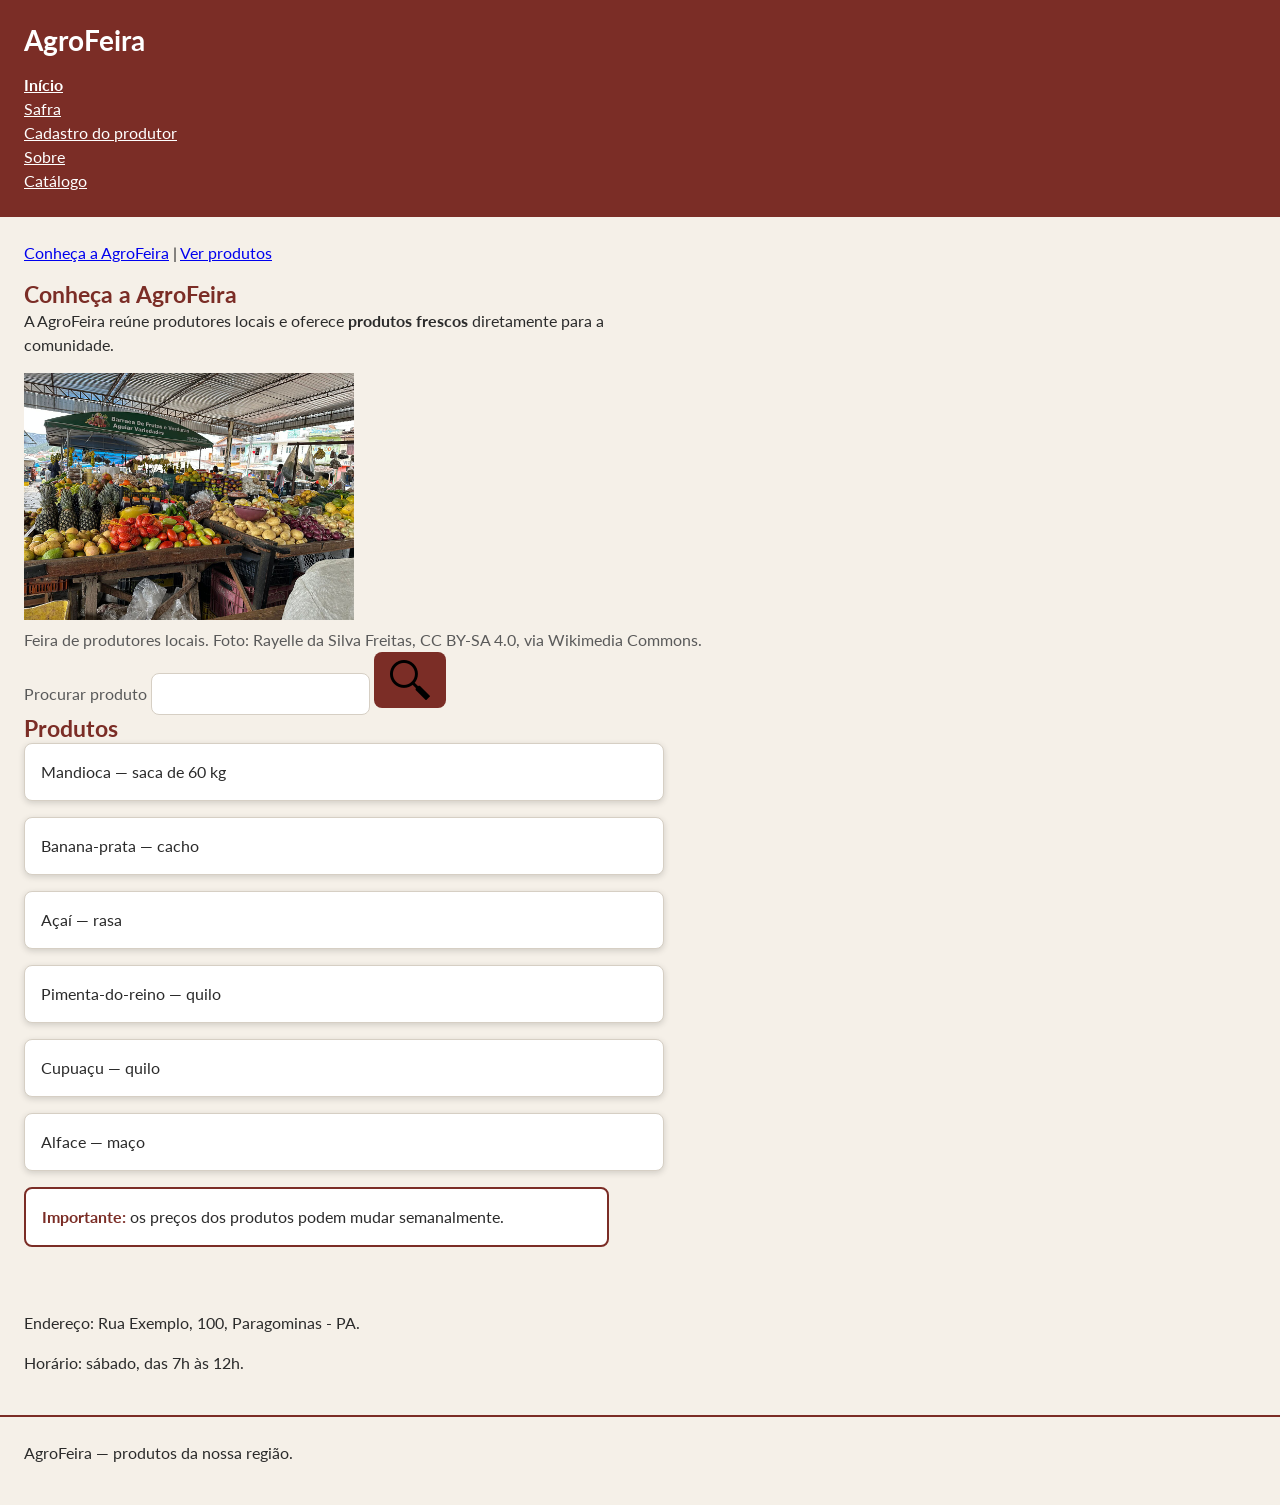
<file: index.html>
<!DOCTYPE html>
<html lang="pt-BR">
<head>
    <meta charset="UTF-8">
    <meta name="viewport" content="width=device-width, initial-scale=1.0">
    <title>AgroFeira</title>

    <link rel="stylesheet" href="camadas.css">

    <link rel="preconnect" href="https://fonts.googleapis.com">
    <link rel="preconnect" href="https://fonts.gstatic.com" crossorigin>
    <link href="https://fonts.googleapis.com/css2?family=Lato:ital,wght@0,100;0,300;0,400;0,700;0,900;1,100;1,300;1,400;1,700;1,900&display=swap" rel="stylesheet">

    <link rel="stylesheet" href="reset.css">
    <link rel="stylesheet" href="tokens.css">
    <link rel="stylesheet" href="base.css">
    <link rel="stylesheet" href="componentes.css">
    <link rel="stylesheet" href="utilitarios.css">
</head>

<body>
    <a href="#conteudo" class="pular">Pular para o conteúdo principal</a>

    <header class="cabecalho-site">
    <h1>AgroFeira</h1>

    <nav aria-label="Principal" class="menu">
        <ul>
        <li><a href="index.html" aria-current="page">Início</a></li>
            <li><a href="safra.html">Safra</a></li>
            <li><a href="cadastro-produtor.html">Cadastro do produtor</a></li>
            <li><a href="sobre.html">Sobre</a></li>
            <li><a href="catalogo.html">Catálogo</a></li>
        </ul>
    </nav>
    </header>    

<main id="conteudo">

    <p>
        <a href="#apresentacao">Conheça a AgroFeira</a> |
        <a href="#produtos">Ver produtos</a>
    </p>

    <section>
        <h2 id="apresentacao">Conheça a AgroFeira</h2>

        <p>
            A AgroFeira reúne produtores locais e oferece
            <strong>produtos frescos</strong> diretamente para a comunidade.
        </p>

        <figure class="figura-destaque">
            <picture>
                <source media="(min-width: 800px)" srcset="feira-1280.jpg">

                <img
                    src="feira-330.jpg"
                    alt="Vista de uma feira com barracas e pessoas"
                    width="330"
                    height="247"
                >
            </picture>

            <figcaption>
                Feira de produtores locais.
                Foto: Rayelle da Silva Freitas, CC BY-SA 4.0, via Wikimedia Commons.
            </figcaption>
        </figure>
    </section>
    
    <form class="busca">
        <label for="campo">Procurar produto</label>

        <input type="search" id="campo" name="campo">

        <button type="submit">
            <img src="lupa.png" alt="Procurar">
        </button>
    </form>

    <section>
        <h2 id="produtos">Produtos</h2>

        <ul class="lista-produtos">
            <li class="cartao-produto">Mandioca — saca de 60 kg</li>
            <li class="cartao-produto">Banana-prata — cacho</li>
            <li class="cartao-produto">Açaí — rasa</li>
            <li class="cartao-produto">Pimenta-do-reino — quilo</li>
            <li class="cartao-produto">Cupuaçu — quilo</li>
            <li class="cartao-produto">Alface — maço</li>
        </ul>

        <p class="aviso">
            <strong>Importante:</strong> os preços dos produtos podem mudar semanalmente.
        </p>
    </section>
</main>

<aside aria-label="Informações relacionadas">
    <p>Endereço: Rua Exemplo, 100, Paragominas - PA.</p>
    <p>Horário: sábado, das 7h às 12h.</p>
</aside>

<footer class="rodape-site">
    <p>AgroFeira — produtos da nossa região.</p>
</footer>

</body>
</html>
</file>
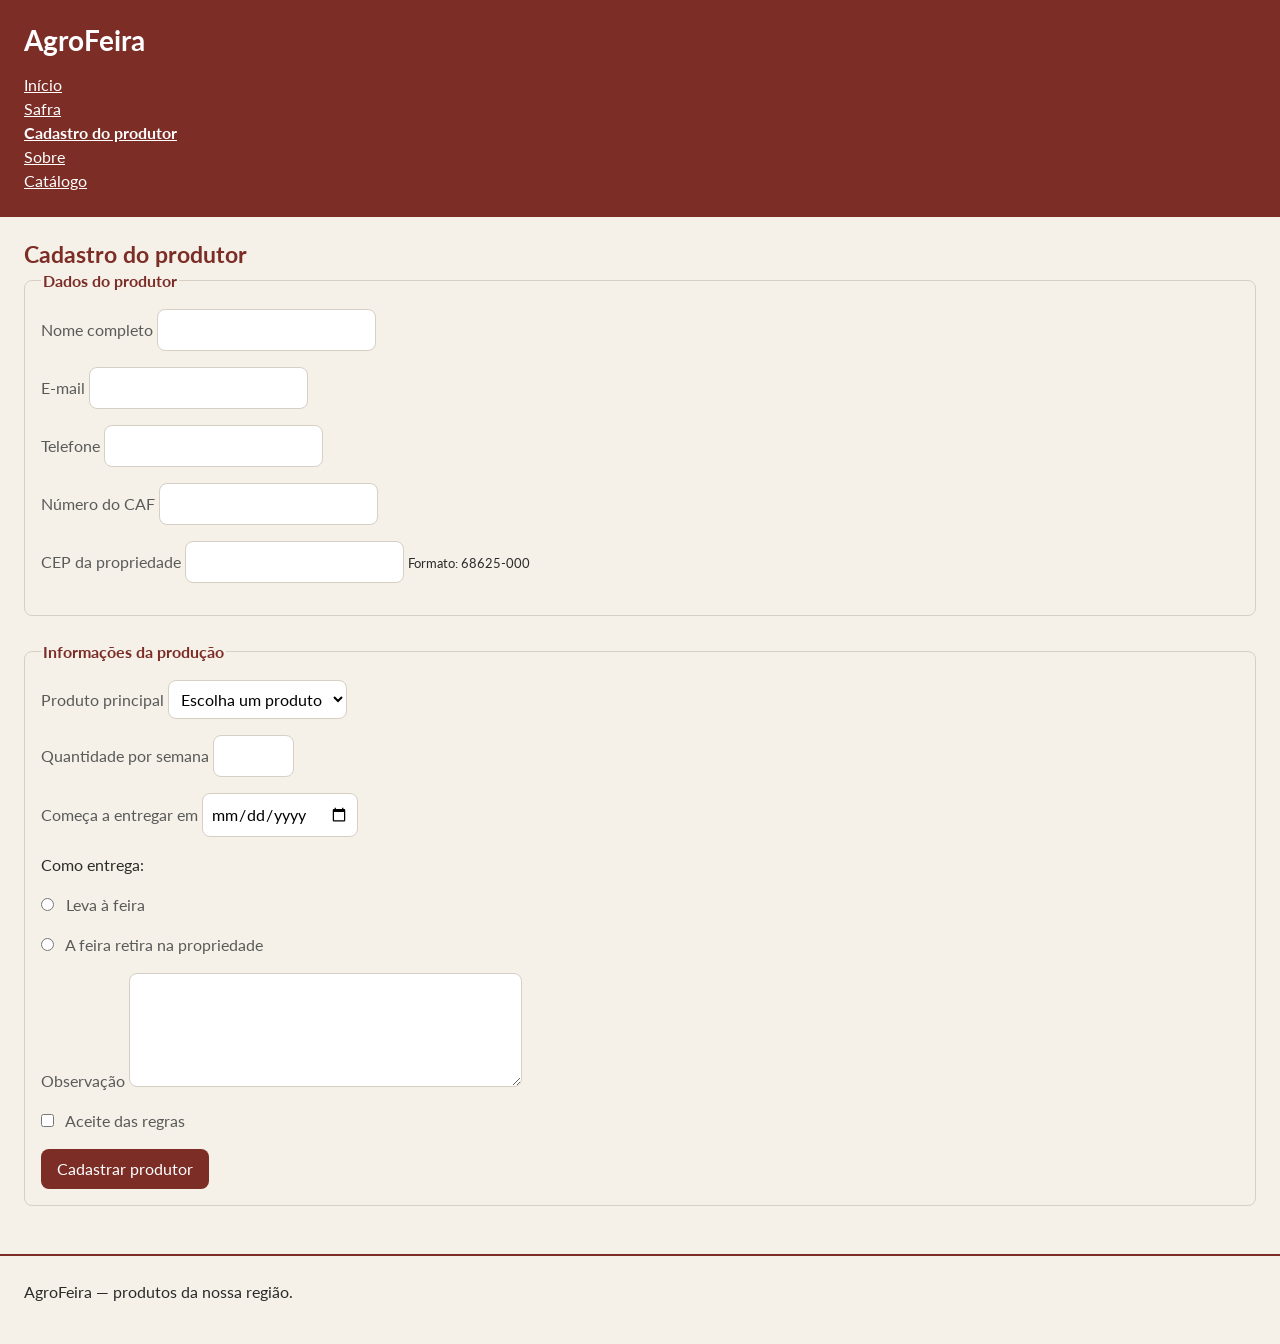
<file: cadastro-produtor.html>
<!DOCTYPE html>
<html lang="pt-BR">
<head>
    <meta charset="UTF-8">
    <meta name="viewport" content="width=device-width, initial-scale=1.0">
    <title>Cadastro do produtor — AgroFeira</title>

    <link rel="stylesheet" href="camadas.css">

    <link rel="preconnect" href="https://fonts.googleapis.com">
    <link rel="preconnect" href="https://fonts.gstatic.com" crossorigin>
    <link href="https://fonts.googleapis.com/css2?family=Lato:ital,wght@0,100;0,300;0,400;0,700;0,900;1,100;1,300;1,400;1,700;1,900&display=swap" rel="stylesheet">

    <link rel="stylesheet" href="reset.css">
    <link rel="stylesheet" href="tokens.css">
    <link rel="stylesheet" href="base.css">
    <link rel="stylesheet" href="componentes.css">
    <link rel="stylesheet" href="utilitarios.css"> 
</head>

<body>

    <a href="#conteudo" class="pular">Pular para o conteúdo principal</a>

    <header class="cabecalho-site">
        <h1>AgroFeira</h1>

        <nav aria-label="Principal" class="menu">
            <ul>
                <li><a href="index.html">Início</a></li>
                <li><a href="safra.html">Safra</a></li>
                <li><a href="cadastro-produtor.html" aria-current="page">Cadastro do produtor</a></li>
                <li><a href="sobre.html">Sobre</a></li>
                <li><a href="catalogo.html">Catálogo</a></li>
            </ul>
        </nav>
    </header>

    <main id="conteudo">
        <h2 id="cadastro">Cadastro do produtor</h2>

        <form class="formulario-cadastro">

            <fieldset>
                <legend>Dados do produtor</legend>

                <p>
                    <label for="nome">Nome completo</label>
                    <input
                        type="text"
                        id="nome"
                        name="nome"
                        autocomplete="name"
                        required
                    >
                </p>

                <p>
                    <label for="email">E-mail</label>
                    <input
                        type="email"
                        id="email"
                        name="email"
                        autocomplete="email"
                        required
                    >
                </p>

                <p>
                    <label for="telefone">Telefone</label>
                    <input
                        type="tel"
                        id="telefone"
                        name="telefone"
                        autocomplete="tel"
                    >
                </p>

                <p>
                    <label for="caf">Número do CAF</label>
                    <input
                        type="text"
                        id="caf"
                        name="caf"
                    >
                </p>

                <p>
                    <label for="cep">CEP da propriedade</label>
                    <input
                        type="text"
                        id="cep"
                        name="cep"
                        inputmode="numeric"
                        pattern="[0-9]{5}-?[0-9]{3}"
                        aria-describedby="ajuda-cep"
                    >

                    <small id="ajuda-cep">
                        Formato: 68625-000
                    </small>
                </p>

            </fieldset>

            <fieldset>
                <legend>Informações da produção</legend>

                <p>
                    <label for="produto">Produto principal</label>
                    <select id="produto" name="produto" required>
                        <option value="">Escolha um produto</option>
                        <option value="mandioca">Mandioca</option>
                        <option value="banana-prata">Banana-prata</option>
                        <option value="acai">Açaí</option>
                        <option value="pimenta-do-reino">Pimenta-do-reino</option>
                        <option value="cupuacu">Cupuaçu</option>
                        <option value="alface">Alface</option>
                    </select>
                </p>

                <p>
                    <label for="quantidade">Quantidade por semana</label>
                    <input
                        type="number"
                        id="quantidade"
                        name="quantidade"
                        min="1"
                        max="500"
                        step="1"
                        required
                    >
                </p>

                <p>
                    <label for="data">Começa a entregar em</label>
                    <input
                        type="date"
                        id="data"
                        name="data"
                    >
                </p>
                
                <p>Como entrega:</p>

                <p>
                    <input
                        type="radio"
                        id="leva-feira"
                        name="entrega"
                        value="leva-feira"
                    >
                    <label for="leva-feira">Leva à feira</label>
                </p>

                <p>
                    <input
                        type="radio"
                        id="feira-retira"
                        name="entrega"
                        value="feira-retira"
                    >
                    <label for="feira-retira">A feira retira na propriedade</label>
                </p>

                <p>
                    <label for="observacao">Observação</label>
                    <textarea
                        id="observacao"
                        name="observacao"
                        rows="4"
                        cols="40"
                    ></textarea>
                </p>

                <p>
                    <input
                        type="checkbox"
                        id="aceite"
                        name="aceite"
                        required
                    >
                    <label for="aceite">Aceite das regras</label>
                </p>

                <button type="submit">Cadastrar produtor</button>
            </fieldset>
        </form>
        
        <p role="status"></p>

    </main>

    <footer class="rodape-site">
        <p>AgroFeira — produtos da nossa região.</p>
    </footer>

</body>
</html>
</file>
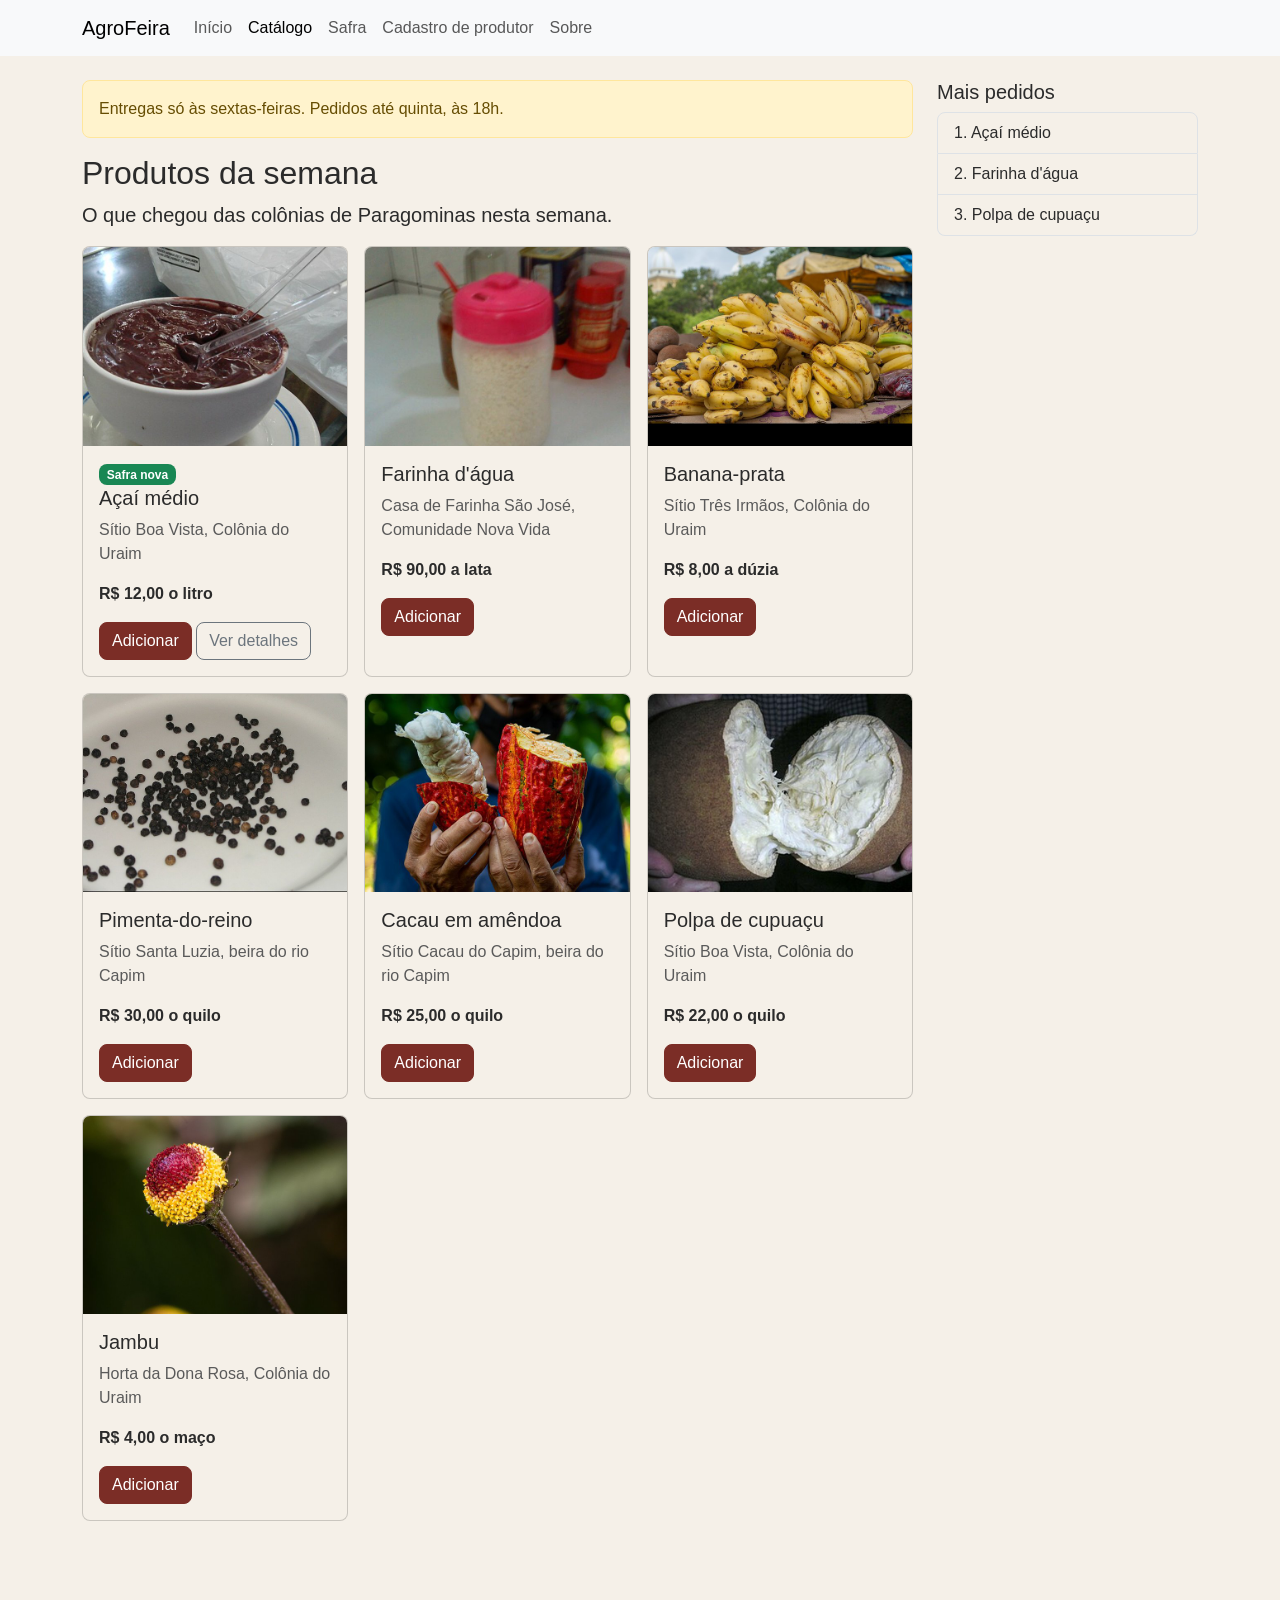
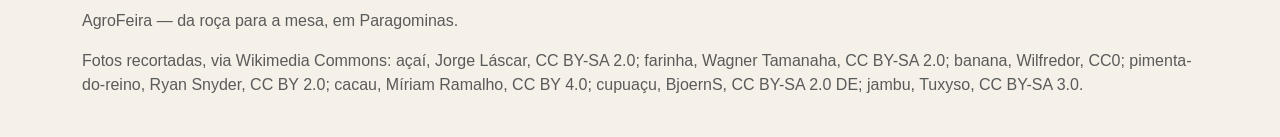
<file: catalogo-bootstrap.html>
<!doctype html>
<html lang="pt-BR">
<head>
    <meta charset="utf-8">
    <meta name="viewport" content="width=device-width, initial-scale=1">
    <title>AgroFeira — catálogo Bootstrap</title>
    <link href="https://cdn.jsdelivr.net/npm/bootstrap@5.3.8/dist/css/bootstrap.min.css" rel="stylesheet" integrity="sha384-sRIl4kxILFvY47J16cr9ZwB07vP4J8+LH7qKQnuqkuIAvNWLzeN8tE5YBujZqJLB" crossorigin="anonymous">
    <link rel="stylesheet" href="tokens.css">
    <link rel="stylesheet" href="agrofeira-bootstrap.css">
    <script defer src="https://cdn.jsdelivr.net/npm/bootstrap@5.3.8/dist/js/bootstrap.bundle.min.js" integrity="sha384-FKyoEForCGlyvwx9Hj09JcYn3nv7wiPVlz7YYwJrWVcXK/BmnVDxM+D2scQbITxI" crossorigin="anonymous"></script>
</head>
<body>
    <header>
        <nav class="navbar navbar-expand-lg bg-body-tertiary mb-4" aria-label="Principal">
            <div class="container">
                <a class="navbar-brand" href="index.html">AgroFeira</a>
                <button class="navbar-toggler"
                        type="button"
                        data-bs-toggle="collapse"
                        data-bs-target="#menu"
                        aria-controls="menu"
                        aria-expanded="false"
                        aria-label="Menu">
                    <span class="navbar-toggler-icon"></span>
                </button>
                <div class="collapse navbar-collapse" id="menu">
                    <ul class="navbar-nav">
                        <li class="nav-item">
                            <a class="nav-link" href="index.html">Início</a>
                        </li>
                        <li class="nav-item">
                            <a class="nav-link active" href="catalogo-bootstrap.html" aria-current="page">Catálogo</a>
                        </li>
                        <li class="nav-item">
                            <a class="nav-link" href="safra.html">Safra</a>
                        </li>
                        <li class="nav-item">
                            <a class="nav-link" href="cadastro-produtor.html">Cadastro de produtor</a>
                        </li>
                        <li class="nav-item">
                            <a class="nav-link" href="sobre.html">Sobre</a>
                        </li>
                    </ul>
                </div>
            </div>
        </nav>
    </header>

    <div class="container pb-5">
        <div class="row g-4">
            <main class="col-lg-9">
                <div class="alert alert-warning">
                    Entregas só às sextas-feiras. Pedidos até quinta, às 18h.
                </div>

                <h1 class="h2">Produtos da semana</h1>
                <p class="lead">O que chegou das colônias de Paragominas nesta semana.</p>

            <ul class="row row-cols-1 row-cols-sm-2 row-cols-lg-3 g-3 list-unstyled">
            <li class="col">
                <article class="card h-100">
                    <img src="acai.jpg" width="640" height="480" class="card-img-top img-fluid" alt="Tigela de açaí batido, com duas colheres de plástico">
                    <div class="card-body">
                        <span class="badge text-bg-success">Safra nova</span>
                        <h2 class="card-title h5">Açaí médio</h2>
                        <p class="card-text text-body-secondary">Sítio Boa Vista, Colônia do Uraim</p>
                        <p class="fw-bold">R$ 12,00 o litro</p>
                        <button type="button" class="btn btn-primary">Adicionar</button>
                        <button type="button"
                                class="btn btn-outline-secondary"
                                data-bs-toggle="modal"
                                data-bs-target="#detalhe-acai">
                            Ver detalhes
                        </button>
                    </div>
                </article>
            </li>
            

            <li class="col">
                <article class="card h-100">
                    <img src="farinha.jpg" width="640" height="480" class="card-img-top img-fluid" alt="Pote de farinha de mandioca sobre a mesa">
                    <div class="card-body">
                        <h2 class="card-title h5">Farinha d'água</h2>
                        <p class="card-text text-body-secondary">Casa de Farinha São José, Comunidade Nova Vida</p>
                        <p class="fw-bold">R$ 90,00 a lata</p>
                        <button type="button" class="btn btn-primary">Adicionar</button>
                    </div>
                </article>
            </li>

            <li class="col">
                <article class="card h-100">
                    <img src="banana.jpg" width="640" height="480" class="card-img-top img-fluid" alt="Cachos de banana empilhados numa banca de feira">
                    <div class="card-body">
                        <h2 class="card-title h5">Banana-prata</h2>
                        <p class="card-text text-body-secondary">Sítio Três Irmãos, Colônia do Uraim</p>
                        <p class="fw-bold">R$ 8,00 a dúzia</p>
                        <button type="button" class="btn btn-primary">Adicionar</button>
                    </div>
                </article>
            </li>

            <li class="col">
                <article class="card h-100">
                    <img src="pimenta.jpg" width="640" height="480" class="card-img-top img-fluid" alt="Grãos de pimenta-do-reino espalhados num prato branco">
                    <div class="card-body">
                        <h2 class="card-title h5">Pimenta-do-reino</h2>
                        <p class="card-text text-body-secondary">Sítio Santa Luzia, beira do rio Capim</p>
                        <p class="fw-bold">R$ 30,00 o quilo</p>
                        <button type="button" class="btn btn-primary">Adicionar</button>
                    </div>
                </article>
            </li>

            <li class="col">
                <article class="card h-100">
                    <img src="cacau.jpg" width="640" height="480" class="card-img-top img-fluid" alt="Mãos abrindo um fruto de cacau vermelho, com a polpa branca à mostra">
                    <div class="card-body">
                        <h2 class="card-title h5">Cacau em amêndoa</h2>
                        <p class="card-text text-body-secondary">Sítio Cacau do Capim, beira do rio Capim</p>
                        <p class="fw-bold">R$ 25,00 o quilo</p>
                        <button type="button" class="btn btn-primary">Adicionar</button>
                    </div>
                </article>
            </li>

            <li class="col">
                <article class="card h-100">
                    <img src="cupuacu-640.jpg" width="640" height="480" class="card-img-top img-fluid" alt="Cupuaçu aberto ao meio, com a polpa branca">
                    <div class="card-body">
                        <h2 class="card-title h5">Polpa de cupuaçu</h2>
                        <p class="card-text text-body-secondary">Sítio Boa Vista, Colônia do Uraim</p>
                        <p class="fw-bold">R$ 22,00 o quilo</p>
                        <button type="button" class="btn btn-primary">Adicionar</button>
                    </div>
                </article>
            </li>

            <li class="col">
                <article class="card h-100">
                    <img src="jambu.jpg" width="640" height="480" class="card-img-top img-fluid" alt="Flor de jambu, amarela com o centro vermelho">
                    <div class="card-body">
                        <h2 class="card-title h5">Jambu</h2>
                        <p class="card-text text-body-secondary">Horta da Dona Rosa, Colônia do Uraim</p>
                        <p class="fw-bold">R$ 4,00 o maço</p>
                        <button type="button" class="btn btn-primary">Adicionar</button>
                    </div>
                </article>
            </li>
            </ul>
            </main>

            <aside class="col-lg-3 d-none d-lg-block">
                <h2 class="h5">Mais pedidos</h2>
                <ol class="list-group list-group-numbered">
                    <li class="list-group-item">Açaí médio</li>
                    <li class="list-group-item">Farinha d'água</li>
                    <li class="list-group-item">Polpa de cupuaçu</li>
                </ol>
            </aside>
        </div>
    </div>

    <footer class="container py-4 text-body-secondary">
        <p>AgroFeira — da roça para a mesa, em Paragominas.</p>
        <p>Fotos recortadas, via Wikimedia Commons: açaí, Jorge Láscar, CC BY-SA 2.0; farinha, Wagner Tamanaha, CC BY-SA 2.0; banana, Wilfredor, CC0; pimenta-do-reino, Ryan Snyder, CC BY 2.0; cacau, Míriam Ramalho, CC BY 4.0; cupuaçu, BjoernS, CC BY-SA 2.0 DE; jambu, Tuxyso, CC BY-SA 3.0.</p>
    </footer>
    <div class="modal fade"
        id="detalhe-acai"
        tabindex="-1"
        role="dialog"
        aria-labelledby="detalhe-acai-titulo">

        <div class="modal-dialog">
            <div class="modal-content">

                <div class="modal-header">
                    <h2 class="modal-title h5" id="detalhe-acai-titulo">
                        Açaí médio
                    </h2>

                    <button type="button"
                            class="btn-close"
                            data-bs-dismiss="modal"
                            aria-label="Fechar">
                    </button>
                </div>

                <div class="modal-body">
                    <img src="acai.jpg"
                        width="640"
                        height="480"
                        class="img-fluid mb-3"
                        alt="Tigela de açaí batido, com duas colheres de plástico">

                    <p class="text-body-secondary mb-1">
                        Sítio Boa Vista, Colônia do Uraim
                    </p>

                    <p class="fw-bold">R$ 12,00 o litro</p>

                    <p class="mb-0">
                        Açaí médio raíz batido na hora. Um litro de açaí grosso pronto para acompanhar qualquer refeição.
                    </p>
                </div>

                <div class="modal-footer">
                    <button type="button"
                            class="btn btn-outline-secondary"
                            data-bs-dismiss="modal">
                        Fechar
                    </button>

                    <button type="button" class="btn btn-primary">
                        Adicionar
                    </button>
                </div>

            </div>
        </div>
    </div>
</body>
</html>
</file>
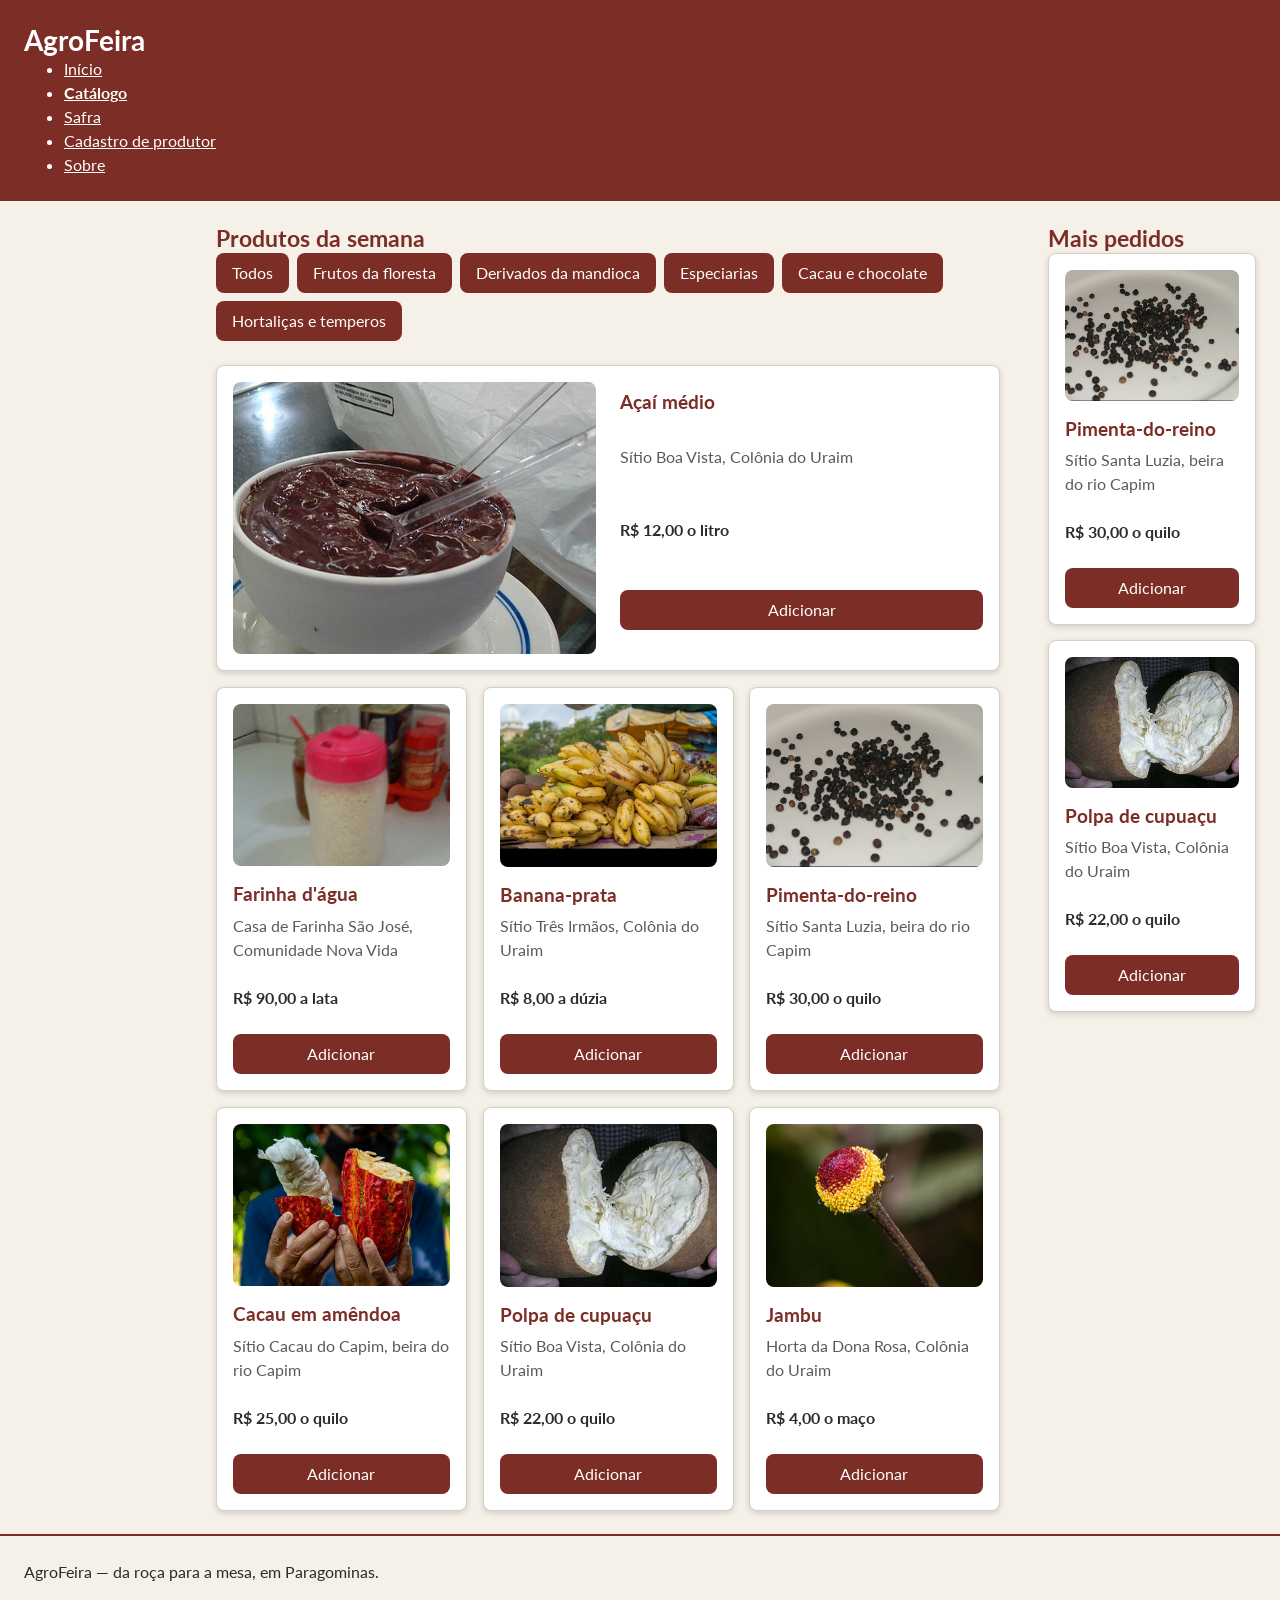
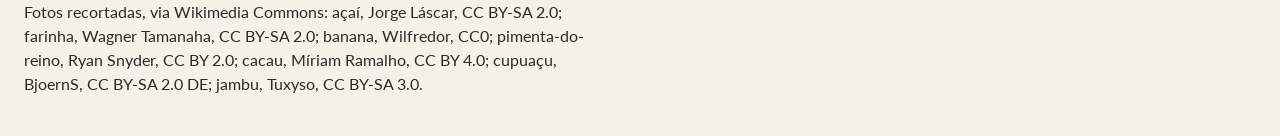
<file: catalogo.html>
<!doctype html>
<html lang="pt-BR">
  <head>
    <meta charset="utf-8">
    <meta name="viewport" content="width=device-width, initial-scale=1">
    <title>AgroFeira — catálogo</title>

    <link rel="stylesheet" href="camadas.css">

    <link rel="preconnect" href="https://fonts.googleapis.com">
    <link rel="preconnect" href="https://fonts.gstatic.com" crossorigin>
    <link href="https://fonts.googleapis.com/css2?family=Lato:ital,wght@0,100;0,300;0,400;0,700;0,900;1,100;1,300;1,400;1,700;1,900&display=swap" rel="stylesheet">
 
    <link rel="stylesheet" href="reset.css">
    <link rel="stylesheet" href="tokens.css">
    <link rel="stylesheet" href="base.css">
    <link rel="stylesheet" href="componentes.css">
    <link rel="stylesheet" href="utilitarios.css">

  </head>
  <body class="pagina-catalogo">
    <a class="pular" href="#conteudo">Pular para o conteúdo</a>
    <header class="cabecalho-site">
      <h1>AgroFeira</h1>
      <nav aria-label="Principal">
        <ul class="menu">
          <li><a href="index.html">Início</a></li>
          <li><a href="catalogo.html" aria-current="page">Catálogo</a></li>
          <li><a href="safra.html">Safra</a></li>
          <li><a href="cadastro-produtor.html">Cadastro de produtor</a></li>
          <li><a href="sobre.html">Sobre</a></li>
        </ul>
      </header>
    </nav>
    <main id="conteudo">
      <h2>Produtos da semana</h2>
      <nav aria-label="Categorias">
        <ul class="barra-categorias">
          <li><button type="button">Todos</button></li>
          <li><button type="button">Frutos da floresta</button></li>
          <li><button type="button">Derivados da mandioca</button></li>
          <li><button type="button">Especiarias</button></li>
          <li><button type="button">Cacau e chocolate</button></li>
          <li><button type="button">Hortaliças e temperos</button></li>
        </ul>
      </nav>
      <ul class="lista-produtos">
        <li class="cartao-produto destaque">
          <article>
            <img src="acai.jpg" width="640" height="480"
              alt="Tigela de açaí batido, com duas colheres de plástico">
            <h3>Açaí médio</h3>
            <p class="produtor">Sítio Boa Vista, Colônia do Uraim</p>
            <p class="preco">R$ 12,00 o litro</p>
            <button type="button">Adicionar</button>
          </article>
        </li>
        <li class="cartao-produto">
          <article>
            <img src="farinha.jpg" width="640" height="480"
              alt="Pote de farinha de mandioca sobre a mesa">
            <h3>Farinha d'água</h3>
            <p class="produtor">Casa de Farinha São José, Comunidade Nova Vida</p>
            <p class="preco">R$ 90,00 a lata</p>
            <button type="button">Adicionar</button>
          </article>
        </li>
        <li class="cartao-produto">
          <article>
            <img src="banana.jpg" width="640" height="480"
              alt="Cachos de banana empilhados numa banca de feira">
            <h3>Banana-prata</h3>
            <p class="produtor">Sítio Três Irmãos, Colônia do Uraim</p>
            <p class="preco">R$ 8,00 a dúzia</p>
            <button type="button">Adicionar</button>
          </article>
        </li>
        <li class="cartao-produto">
          <article>
            <img src="pimenta.jpg" width="640" height="480"
              alt="Grãos de pimenta-do-reino espalhados num prato branco">
            <h3>Pimenta-do-reino</h3>
            <p class="produtor">Sítio Santa Luzia, beira do rio Capim</p>
            <p class="preco">R$ 30,00 o quilo</p>
            <button type="button">Adicionar</button>
          </article>
        </li>
        <li class="cartao-produto">
          <article>
            <img src="cacau.jpg" width="640" height="480"
              alt="Mãos abrindo um fruto de cacau vermelho, com a polpa branca à mostra">
            <h3>Cacau em amêndoa</h3>
            <p class="produtor">Sítio Cacau do Capim, beira do rio Capim</p>
            <p class="preco">R$ 25,00 o quilo</p>
            <button type="button">Adicionar</button>
          </article>
        </li>
        <li class="cartao-produto">
          <article>
            <img src="cupuacu-640.jpg" width="640" height="480"
              alt="Cupuaçu aberto ao meio, com a polpa branca">
            <h3>Polpa de cupuaçu</h3>
            <p class="produtor">Sítio Boa Vista, Colônia do Uraim</p>
            <p class="preco">R$ 22,00 o quilo</p>
            <button type="button">Adicionar</button>
          </article>
        </li>
        <li class="cartao-produto">
          <article>
            <img src="jambu.jpg" width="640" height="480"
              alt="Flor de jambu, amarela com o centro vermelho">
            <h3>Jambu</h3>
            <p class="produtor">Horta da Dona Rosa, Colônia do Uraim</p>
            <p class="preco">R$ 4,00 o maço</p>
            <button type="button">Adicionar</button>
          </article>
        </li>
      </ul>
    </main>
    <aside class="lateral">
      <h2>Mais pedidos</h2>
      <ul class="lista-produtos">
        <li class="cartao-produto">
          <article>
            <img src="pimenta.jpg" width="640" height="480"
              alt="Grãos de pimenta-do-reino espalhados num prato branco">
            <h3>Pimenta-do-reino</h3>
            <p class="produtor">Sítio Santa Luzia, beira do rio Capim</p>
            <p class="preco">R$ 30,00 o quilo</p>
            <button type="button">Adicionar</button>
          </article>
        </li>
        <li class="cartao-produto">
          <article>
            <img src="cupuacu-640.jpg" width="640" height="480"
              alt="Cupuaçu aberto ao meio, com a polpa branca">
            <h3>Polpa de cupuaçu</h3>
            <p class="produtor">Sítio Boa Vista, Colônia do Uraim</p>
            <p class="preco">R$ 22,00 o quilo</p>
            <button type="button">Adicionar</button>
          </article>
        </li>
      </ul>
    </aside>
    <footer class="rodape-site">
      <p>AgroFeira — da roça para a mesa, em Paragominas.</p>
      <p class="creditos">Fotos recortadas, via Wikimedia Commons: açaí, Jorge Láscar, CC BY-SA 2.0; farinha, Wagner Tamanaha, CC BY-SA 2.0; banana, Wilfredor, CC0; pimenta-do-reino, Ryan Snyder, CC BY 2.0; cacau, Míriam Ramalho, CC BY 4.0; cupuaçu, BjoernS, CC BY-SA 2.0 DE; jambu, Tuxyso, CC BY-SA 3.0.</p>
    </footer>
  </body>
</html>
</file>
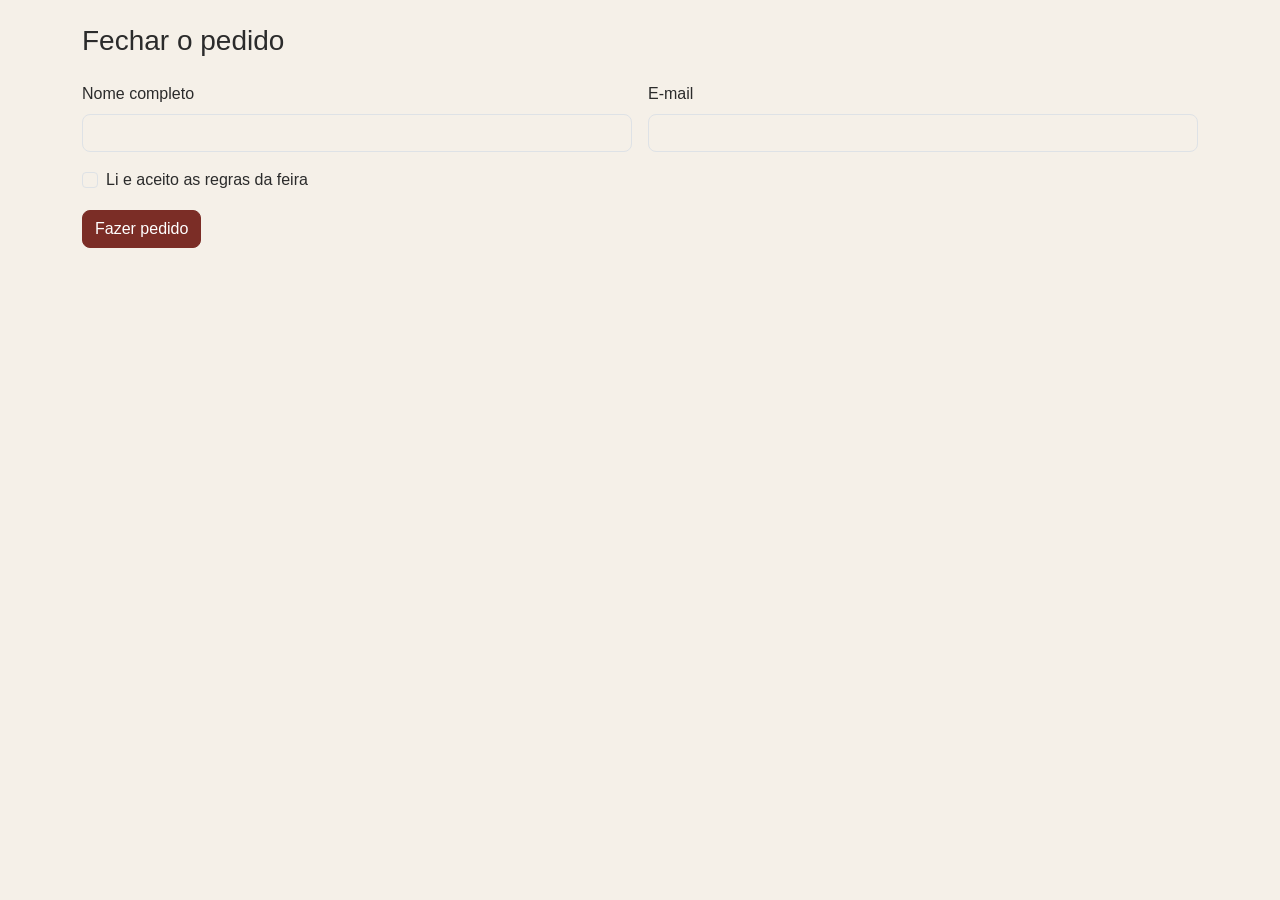
<file: checkout-bootstrap.html>
<!doctype html>
<html lang="pt-BR">
<head>
    <meta charset="utf-8">
    <meta name="viewport" content="width=device-width, initial-scale=1">
    <title>AgroFeira — Fechar o pedido</title>

    <link href="https://cdn.jsdelivr.net/npm/bootstrap@5.3.8/dist/css/bootstrap.min.css" rel="stylesheet" integrity="sha384-sRIl4kxILFvY47J16cr9ZwB07vP4J8+LH7qKQnuqkuIAvNWLzeN8tE5YBujZqJLB" crossorigin="anonymous">
    <link rel="stylesheet" href="tokens.css">
    <link rel="stylesheet" href="agrofeira-bootstrap.css">
    <script defer src="validacao.js"></script>
</head>
<body>
    <main class="container py-4">
        <h1 class="h3 mb-4">Fechar o pedido</h1>

        <form class="row g-3 needs-validation" novalidate>
            <div class="col-12 col-md-6">
                <label for="nome" class="form-label">Nome completo</label>
                <input type="text"
                    class="form-control"
                    id="nome"
                    name="nome"
                    autocomplete="name"
                    aria-describedby="nome-erro"
                    required>

                <div class="invalid-feedback" id="nome-erro">
                    Informe o seu nome.
                </div>
            </div>
            <div class="col-12 col-md-6">
                <label for="email" class="form-label">E-mail</label>
                <input type="email"
                    class="form-control"
                    id="email"
                    name="email"
                    autocomplete="email"
                    aria-describedby="email-erro"
                    required>

                <div class="invalid-feedback" id="email-erro">
                    Informe um e-mail, como maria@exemplo.com.br.
                </div>
            </div>
            <div class="col-12">
                <div class="form-check">
                    <input type="checkbox"
                        class="form-check-input"
                        id="termos"
                        name="termos"
                        aria-describedby="termos-erro"
                        required>

                    <label for="termos" class="form-check-label">
                        Li e aceito as regras da feira
                    </label>

                    <div class="invalid-feedback" id="termos-erro">
                        É preciso aceitar as regras para continuar.
                    </div>
                </div>
            </div>
            <div class="col-12">
                <button type="submit" class="btn btn-primary">
                    Fazer pedido
                </button>
            </div>
        </form>
    </main>
</body>
</html>
</file>
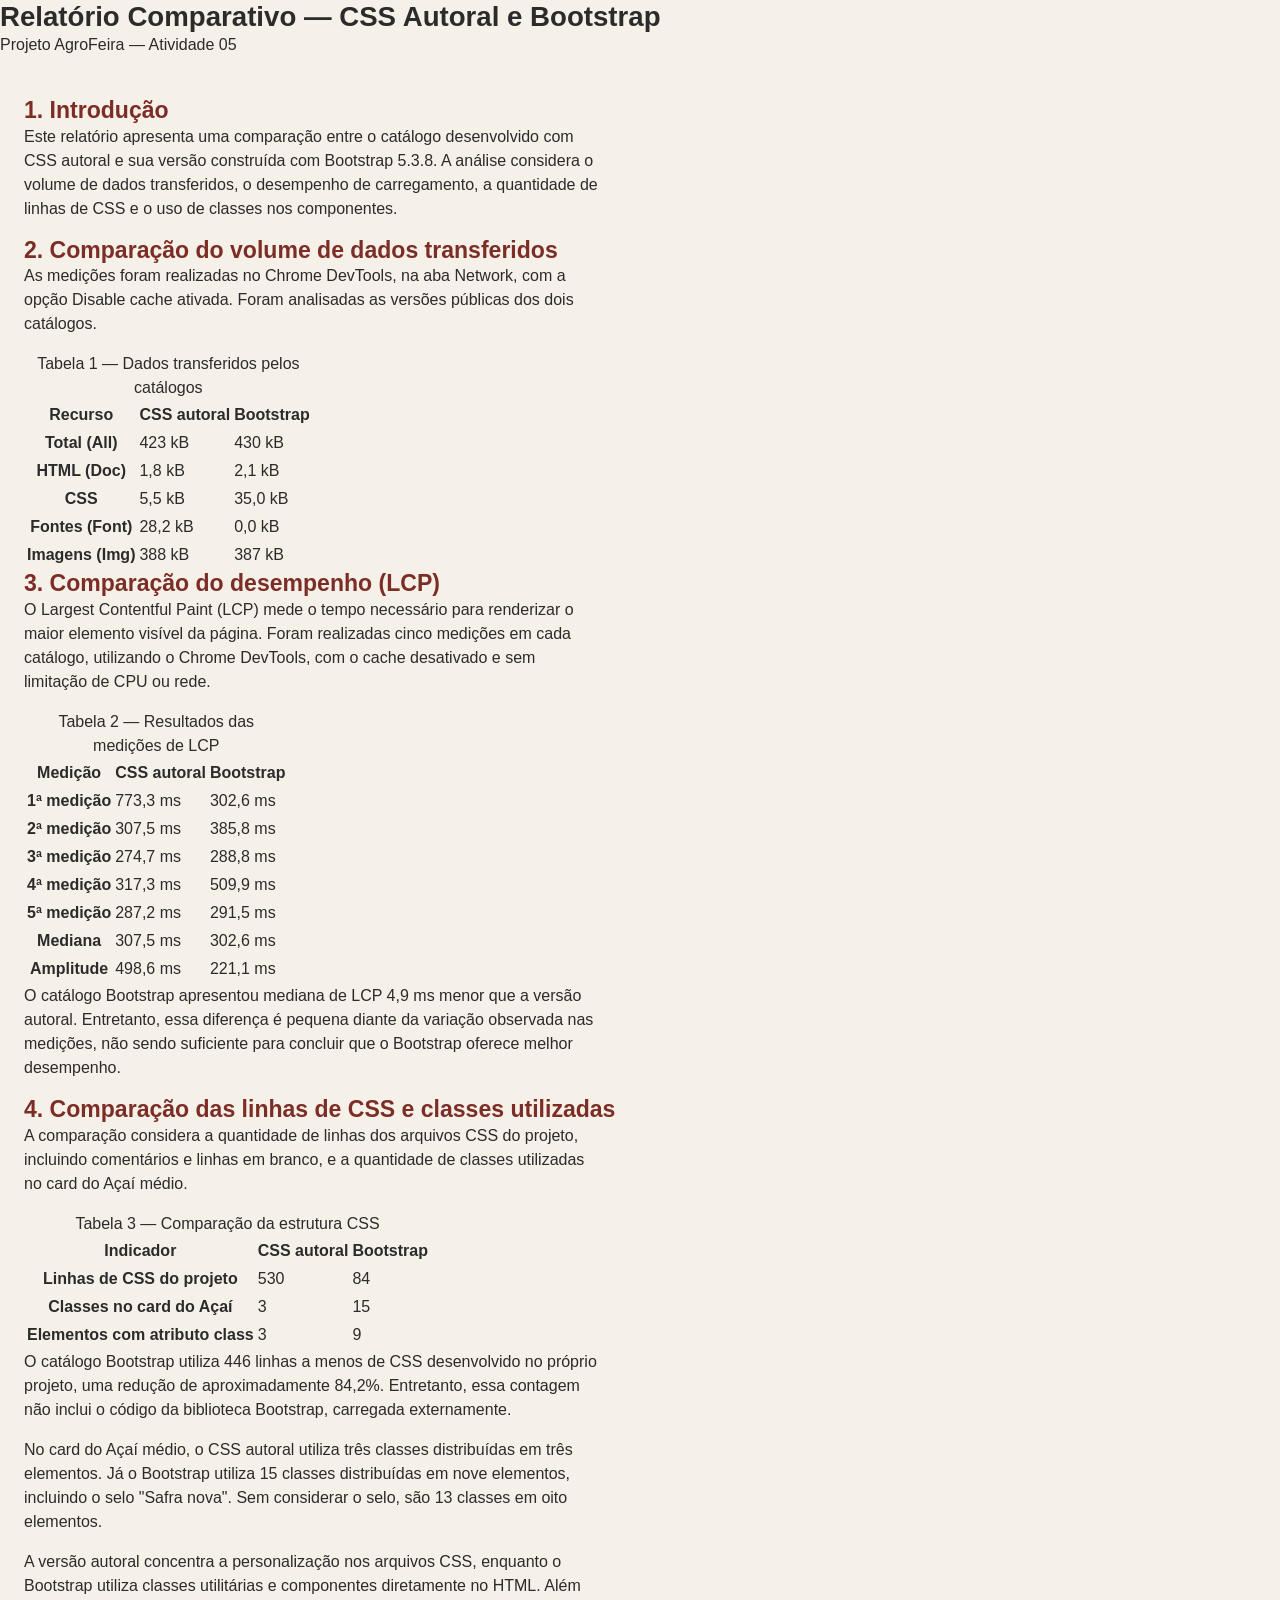
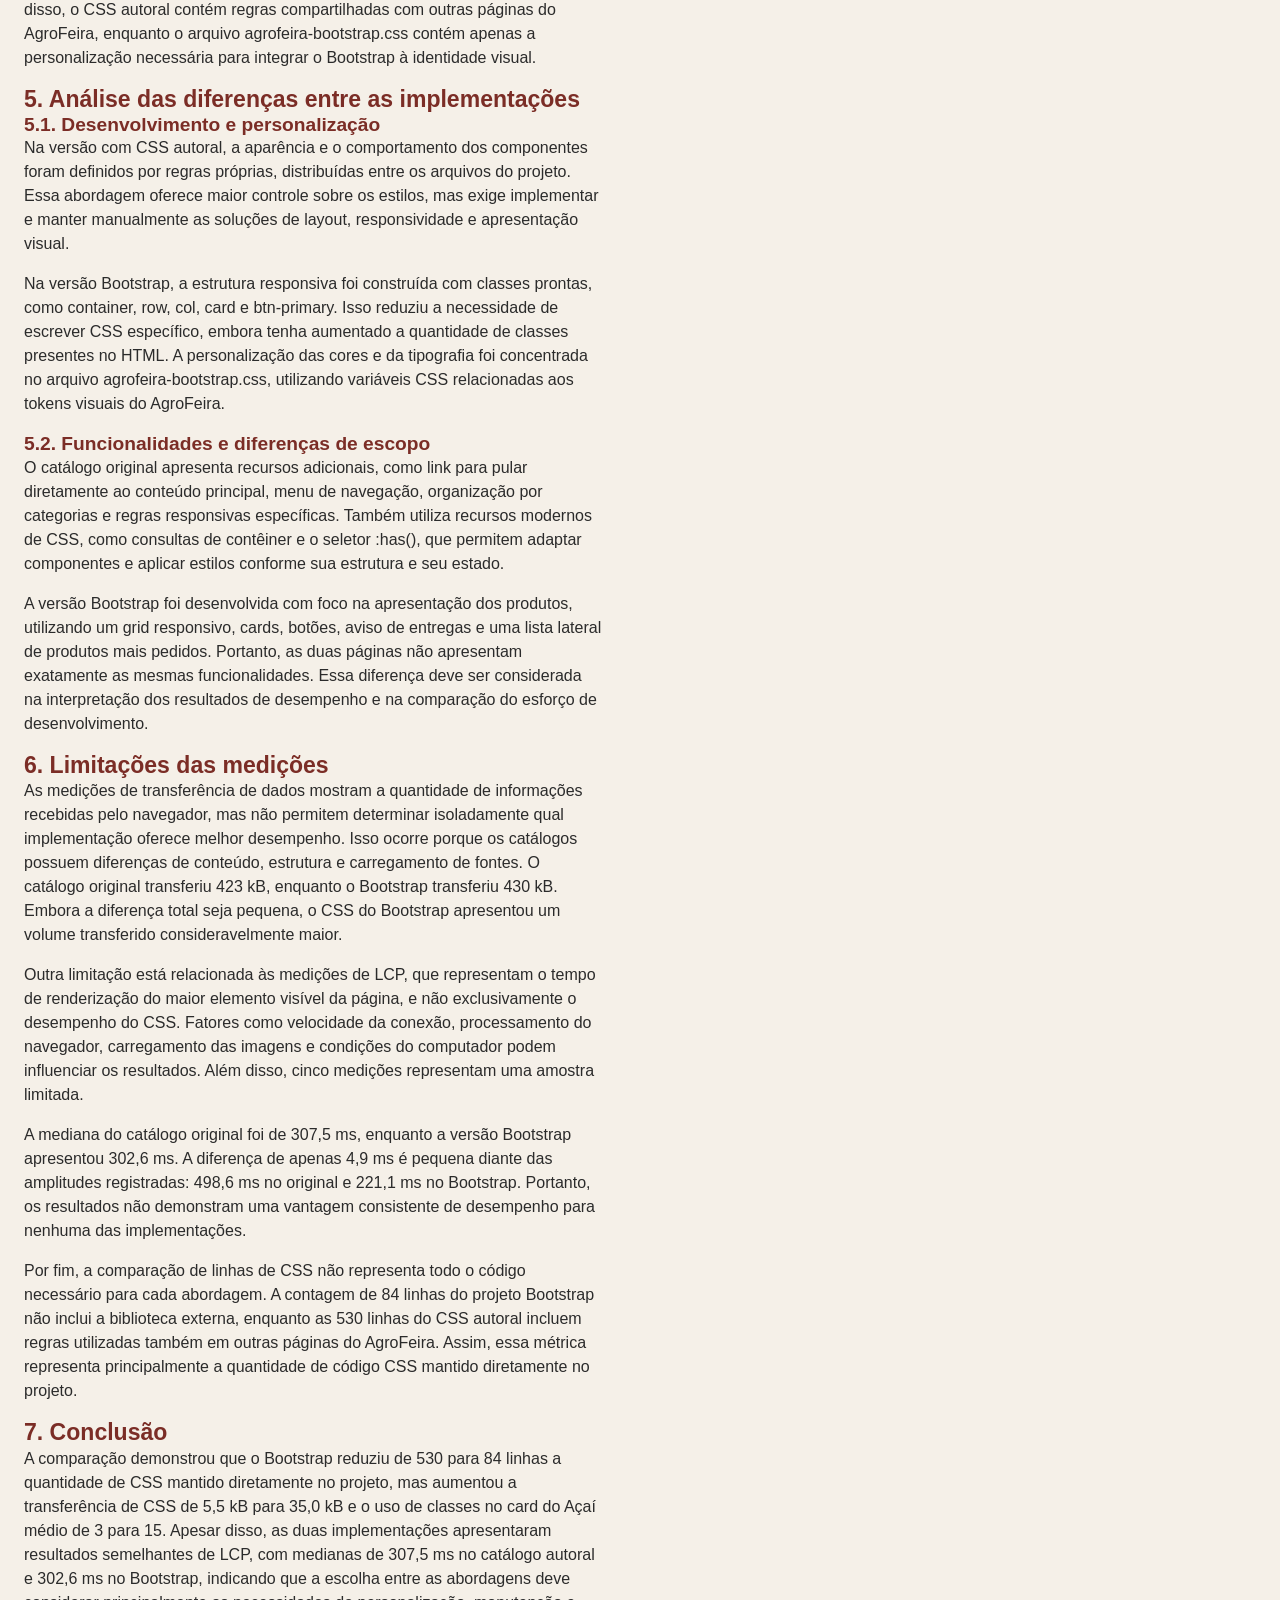
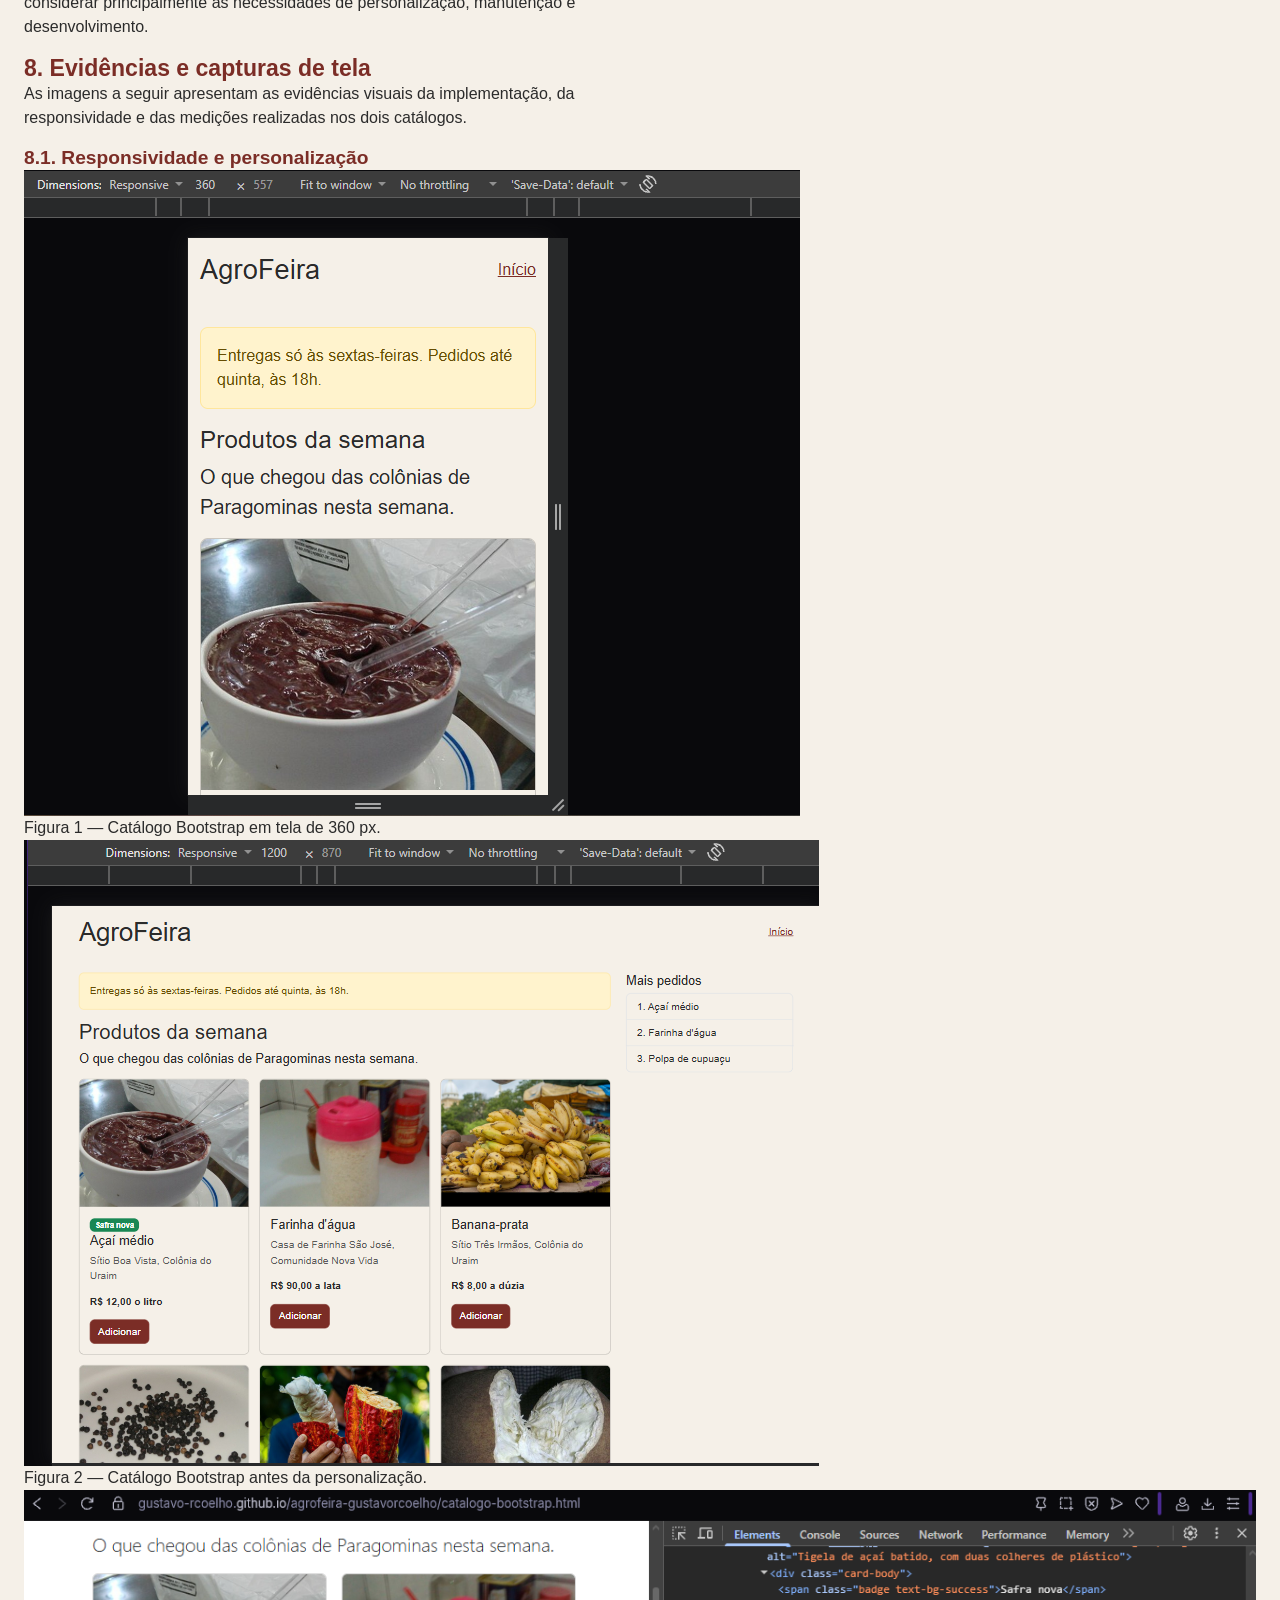
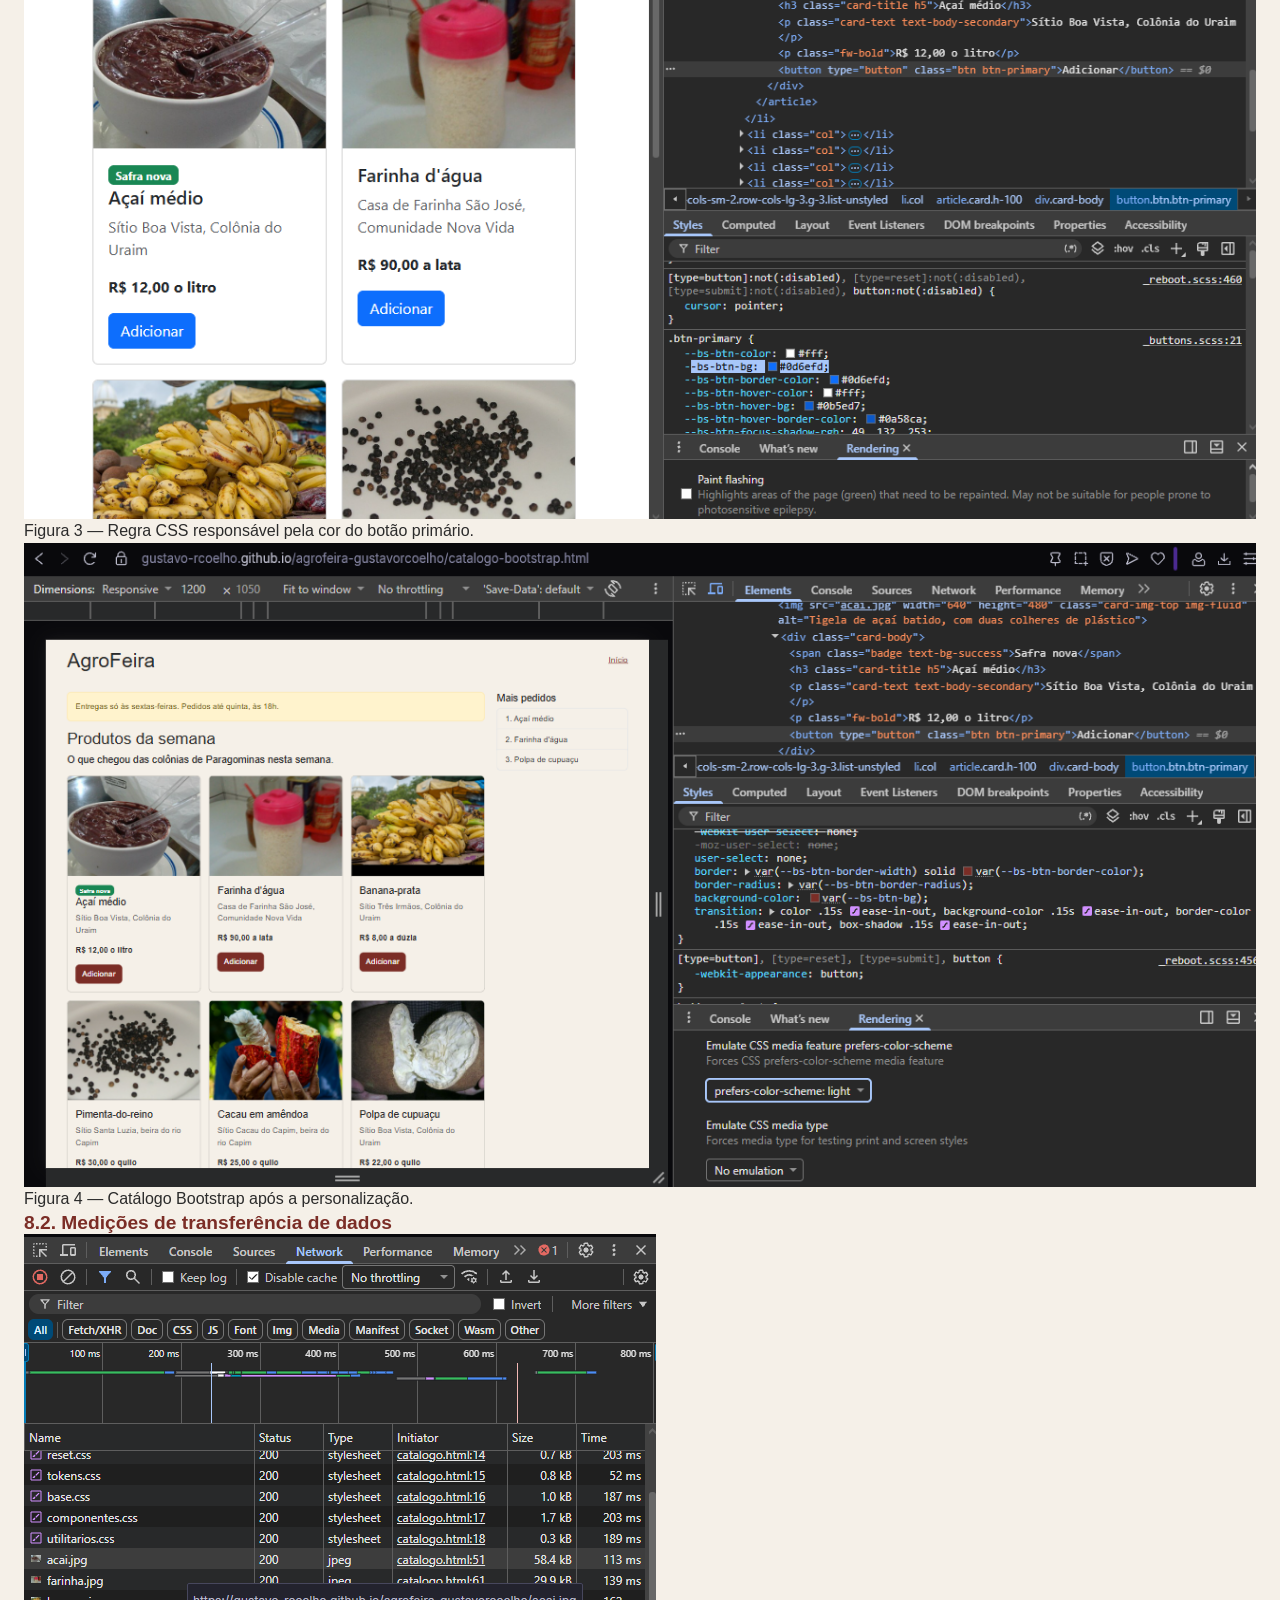
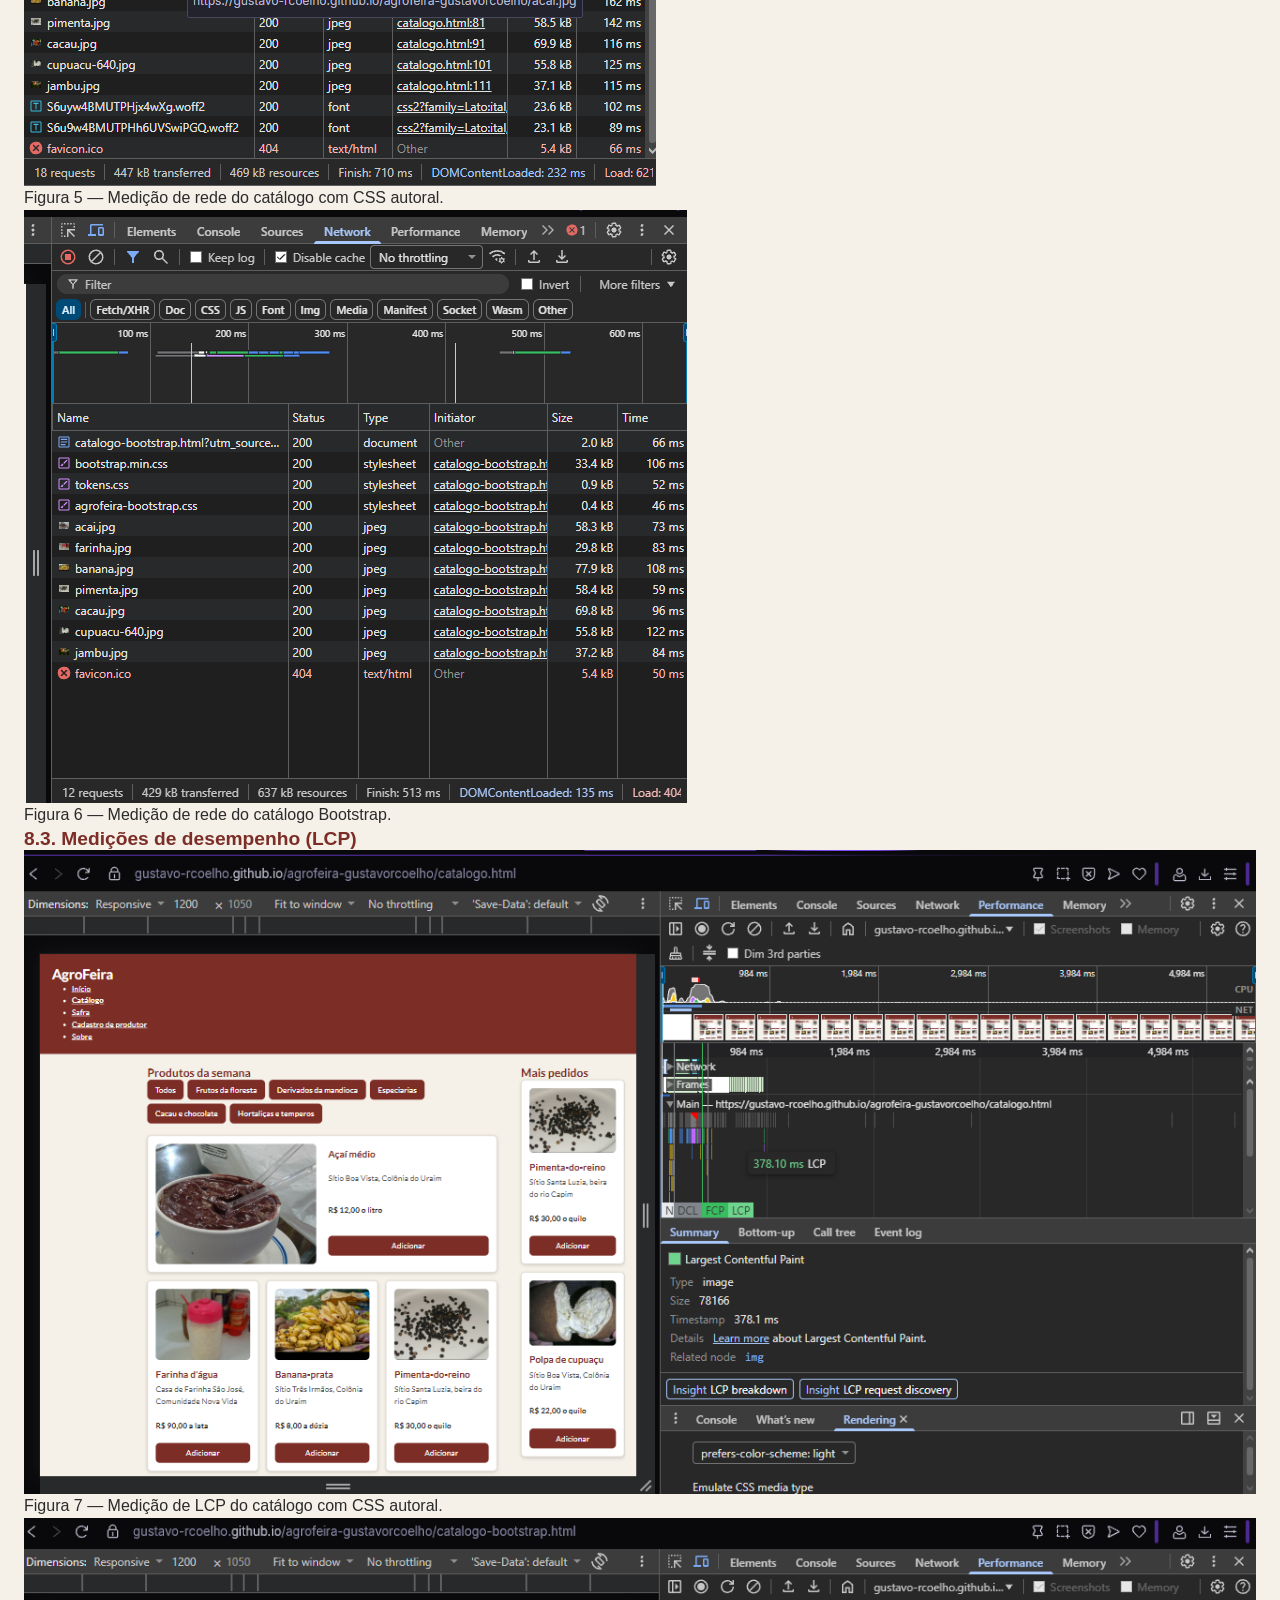
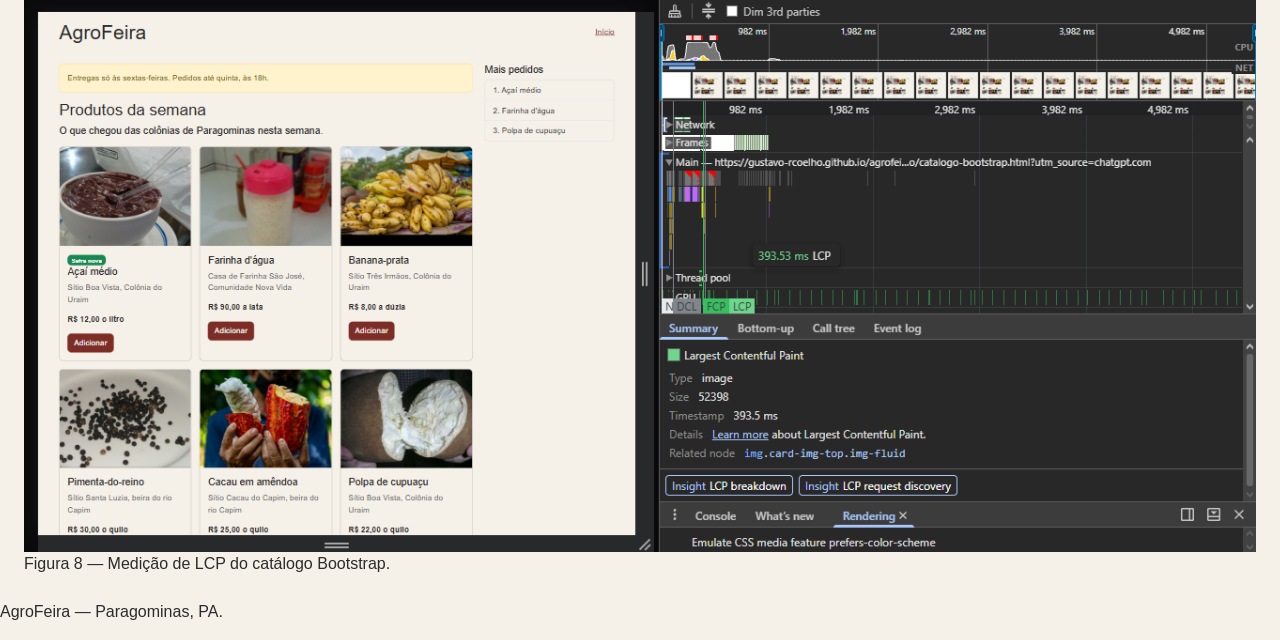
<file: comparativo.html>
<!doctype html>
<html lang="pt-BR">
<head>
    <meta charset="utf-8">
    <meta name="viewport" content="width=device-width, initial-scale=1">
    <title>AgroFeira — Relatório Comparativo</title>

    <link rel="stylesheet" href="camadas.css">
    <link rel="stylesheet" href="reset.css">
    <link rel="stylesheet" href="tokens.css">
    <link rel="stylesheet" href="base.css">
    <link rel="stylesheet" href="componentes.css">
    <link rel="stylesheet" href="utilitarios.css">
</head>
<body>
    <header>
        <h1>Relatório Comparativo — CSS Autoral e Bootstrap</h1>
        <p>Projeto AgroFeira — Atividade 05</p>
    </header>

    <main id="conteudo">
        <section>
            <h2>1. Introdução</h2>
            <p>
                Este relatório apresenta uma comparação entre o catálogo
                desenvolvido com CSS autoral e sua versão construída com
                Bootstrap 5.3.8. A análise considera o volume de dados
                transferidos, o desempenho de carregamento, a quantidade
                de linhas de CSS e o uso de classes nos componentes.
            </p>
        </section>
        <section>
            <h2>2. Comparação do volume de dados transferidos</h2>

            <p>
                As medições foram realizadas no Chrome DevTools,
                na aba Network, com a opção Disable cache ativada.
                Foram analisadas as versões públicas dos dois catálogos.
            </p>

            <table>
                <caption>
                    Tabela 1 — Dados transferidos pelos catálogos
                </caption>
                <thead>
                    <tr>
                        <th scope="col">Recurso</th>
                        <th scope="col">CSS autoral</th>
                        <th scope="col">Bootstrap</th>
                    </tr>
                </thead>
                <tbody>
                    <tr>
                        <th scope="row">Total (All)</th>
                        <td>423 kB</td>
                        <td>430 kB</td>
                    </tr>
                    <tr>
                        <th scope="row">HTML (Doc)</th>
                        <td>1,8 kB</td>
                        <td>2,1 kB</td>
                    </tr>
                    <tr>
                        <th scope="row">CSS</th>
                        <td>5,5 kB</td>
                        <td>35,0 kB</td>
                    </tr>
                    <tr>
                        <th scope="row">Fontes (Font)</th>
                        <td>28,2 kB</td>
                        <td>0,0 kB</td>
                    </tr>
                    <tr>
                        <th scope="row">Imagens (Img)</th>
                        <td>388 kB</td>
                        <td>387 kB</td>
                    </tr>
                </tbody>
            </table>
        </section>
        <section>
            <h2>3. Comparação do desempenho (LCP)</h2>

            <p>
                O Largest Contentful Paint (LCP) mede o tempo necessário
                para renderizar o maior elemento visível da página.
                Foram realizadas cinco medições em cada catálogo,
                utilizando o Chrome DevTools, com o cache desativado
                e sem limitação de CPU ou rede.
            </p>

            <table>
                <caption>
                    Tabela 2 — Resultados das medições de LCP
                </caption>
                <thead>
                    <tr>
                        <th scope="col">Medição</th>
                        <th scope="col">CSS autoral</th>
                        <th scope="col">Bootstrap</th>
                    </tr>
                </thead>
                <tbody>
                    <tr>
                        <th scope="row">1ª medição</th>
                        <td>773,3 ms</td>
                        <td>302,6 ms</td>
                    </tr>
                    <tr>
                        <th scope="row">2ª medição</th>
                        <td>307,5 ms</td>
                        <td>385,8 ms</td>
                    </tr>
                    <tr>
                        <th scope="row">3ª medição</th>
                        <td>274,7 ms</td>
                        <td>288,8 ms</td>
                    </tr>
                    <tr>
                        <th scope="row">4ª medição</th>
                        <td>317,3 ms</td>
                        <td>509,9 ms</td>
                    </tr>
                    <tr>
                        <th scope="row">5ª medição</th>
                        <td>287,2 ms</td>
                        <td>291,5 ms</td>
                    </tr>
                    <tr>
                        <th scope="row">Mediana</th>
                        <td>307,5 ms</td>
                        <td>302,6 ms</td>
                    </tr>
                    <tr>
                        <th scope="row">Amplitude</th>
                        <td>498,6 ms</td>
                        <td>221,1 ms</td>
                    </tr>
                </tbody>
            </table>

            <p>
                O catálogo Bootstrap apresentou mediana de LCP
                4,9 ms menor que a versão autoral. Entretanto,
                essa diferença é pequena diante da variação
                observada nas medições, não sendo suficiente
                para concluir que o Bootstrap oferece melhor desempenho.
            </p>
        </section>
        <section>
            <h2>4. Comparação das linhas de CSS e classes utilizadas</h2>

            <p>
                A comparação considera a quantidade de linhas dos arquivos
                CSS do projeto, incluindo comentários e linhas em branco,
                e a quantidade de classes utilizadas no card do Açaí médio.
            </p>

            <table>
                <caption>
                    Tabela 3 — Comparação da estrutura CSS
                </caption>
                <thead>
                    <tr>
                        <th scope="col">Indicador</th>
                        <th scope="col">CSS autoral</th>
                        <th scope="col">Bootstrap</th>
                    </tr>
                </thead>
                <tbody>
                    <tr>
                        <th scope="row">Linhas de CSS do projeto</th>
                        <td>530</td>
                        <td>84</td>
                    </tr>
                    <tr>
                        <th scope="row">Classes no card do Açaí</th>
                        <td>3</td>
                        <td>15</td>
                    </tr>
                    <tr>
                        <th scope="row">Elementos com atributo class</th>
                        <td>3</td>
                        <td>9</td>
                    </tr>
                </tbody>
            </table>

            <p>
                O catálogo Bootstrap utiliza 446 linhas a menos de CSS
                desenvolvido no próprio projeto, uma redução de
                aproximadamente 84,2%. Entretanto, essa contagem
                não inclui o código da biblioteca Bootstrap,
                carregada externamente.
            </p>

            <p>
                No card do Açaí médio, o CSS autoral utiliza três
                classes distribuídas em três elementos. Já o Bootstrap
                utiliza 15 classes distribuídas em nove elementos,
                incluindo o selo "Safra nova". Sem considerar o selo,
                são 13 classes em oito elementos.
            </p>

            <p>
                A versão autoral concentra a personalização nos
                arquivos CSS, enquanto o Bootstrap utiliza classes
                utilitárias e componentes diretamente no HTML.
                Além disso, o CSS autoral contém regras compartilhadas
                com outras páginas do AgroFeira, enquanto o arquivo
                agrofeira-bootstrap.css contém apenas a personalização
                necessária para integrar o Bootstrap à identidade visual.
            </p>
        </section>
        <section>
            <h2>5. Análise das diferenças entre as implementações</h2>

            <h3>5.1. Desenvolvimento e personalização</h3>

            <p>
                Na versão com CSS autoral, a aparência e o comportamento
                dos componentes foram definidos por regras próprias,
                distribuídas entre os arquivos do projeto. Essa abordagem
                oferece maior controle sobre os estilos, mas exige
                implementar e manter manualmente as soluções de layout,
                responsividade e apresentação visual.
            </p>

            <p>
                Na versão Bootstrap, a estrutura responsiva foi construída
                com classes prontas, como container, row, col, card e
                btn-primary. Isso reduziu a necessidade de escrever CSS
                específico, embora tenha aumentado a quantidade de classes
                presentes no HTML. A personalização das cores e da
                tipografia foi concentrada no arquivo
                agrofeira-bootstrap.css, utilizando variáveis CSS
                relacionadas aos tokens visuais do AgroFeira.
            </p>

            <h3>5.2. Funcionalidades e diferenças de escopo</h3>

            <p>
                O catálogo original apresenta recursos adicionais,
                como link para pular diretamente ao conteúdo principal,
                menu de navegação, organização por categorias e regras
                responsivas específicas. Também utiliza recursos modernos
                de CSS, como consultas de contêiner e o seletor :has(),
                que permitem adaptar componentes e aplicar estilos
                conforme sua estrutura e seu estado.
            </p>

            <p>
                A versão Bootstrap foi desenvolvida com foco na
                apresentação dos produtos, utilizando um grid responsivo,
                cards, botões, aviso de entregas e uma lista lateral
                de produtos mais pedidos. Portanto, as duas páginas
                não apresentam exatamente as mesmas funcionalidades.
                Essa diferença deve ser considerada na interpretação
                dos resultados de desempenho e na comparação do
                esforço de desenvolvimento.
            </p>
        </section>
        <section>
            <h2>6. Limitações das medições</h2>

            <p>
                As medições de transferência de dados mostram a quantidade
                de informações recebidas pelo navegador, mas não permitem
                determinar isoladamente qual implementação oferece melhor
                desempenho. Isso ocorre porque os catálogos possuem diferenças
                de conteúdo, estrutura e carregamento de fontes. O catálogo
                original transferiu 423 kB, enquanto o Bootstrap transferiu
                430 kB. Embora a diferença total seja pequena, o CSS do
                Bootstrap apresentou um volume transferido consideravelmente
                maior.
            </p>

            <p>
                Outra limitação está relacionada às medições de LCP, que
                representam o tempo de renderização do maior elemento visível
                da página, e não exclusivamente o desempenho do CSS.
                Fatores como velocidade da conexão, processamento do navegador,
                carregamento das imagens e condições do computador podem
                influenciar os resultados. Além disso, cinco medições
                representam uma amostra limitada.
            </p>

            <p>
                A mediana do catálogo original foi de 307,5 ms, enquanto
                a versão Bootstrap apresentou 302,6 ms. A diferença de
                apenas 4,9 ms é pequena diante das amplitudes registradas:
                498,6 ms no original e 221,1 ms no Bootstrap. Portanto,
                os resultados não demonstram uma vantagem consistente
                de desempenho para nenhuma das implementações.
            </p>

            <p>
                Por fim, a comparação de linhas de CSS não representa
                todo o código necessário para cada abordagem. A contagem
                de 84 linhas do projeto Bootstrap não inclui a biblioteca
                externa, enquanto as 530 linhas do CSS autoral incluem
                regras utilizadas também em outras páginas do AgroFeira.
                Assim, essa métrica representa principalmente a quantidade
                de código CSS mantido diretamente no projeto.
            </p>
        </section>
        <section>
            <h2>7. Conclusão</h2>

            <p>
                A comparação demonstrou que o Bootstrap reduziu de
                530 para 84 linhas a quantidade de CSS mantido
                diretamente no projeto, mas aumentou a transferência
                de CSS de 5,5 kB para 35,0 kB e o uso de classes
                no card do Açaí médio de 3 para 15. Apesar disso,
                as duas implementações apresentaram resultados
                semelhantes de LCP, com medianas de 307,5 ms
                no catálogo autoral e 302,6 ms no Bootstrap,
                indicando que a escolha entre as abordagens deve
                considerar principalmente as necessidades de
                personalização, manutenção e desenvolvimento.
            </p>
        </section>
        <section>
            <h2>8. Evidências e capturas de tela</h2>

            <p>
                As imagens a seguir apresentam as evidências visuais
                da implementação, da responsividade e das medições
                realizadas nos dois catálogos.
            </p>

            <h3>8.1. Responsividade e personalização</h3>

            <figure>
                <img src="capturas/captura-1-360.png"
                    alt="Catálogo Bootstrap na largura de 360 pixels, com produtos organizados em uma coluna."
                    width="776" height="646">
                <figcaption>
                    Figura 1 — Catálogo Bootstrap em tela de 360 px.
                </figcaption>
            </figure>

            <figure>
                <img src="capturas/captura-2-1200-antes.png"
                    alt="Catálogo Bootstrap em tela de 1200 pixels antes da personalização das cores."
                    width="795" height="626">
                <figcaption>
                    Figura 2 — Catálogo Bootstrap antes da personalização.
                </figcaption>
            </figure>
            <figure>
                <img src="capturas/captura-3-regra-botao.png"
                    alt="DevTools mostrando a regra CSS do botão primário do Bootstrap e a variável --bs-btn-bg."
                    width="1315" height="672">
                <figcaption>
                    Figura 3 — Regra CSS responsável pela cor do botão primário.
                </figcaption>
            </figure>

            <figure>
                <img src="capturas/captura-4-1200-depois.png"
                    alt="Catálogo Bootstrap em tela de 1200 pixels após a personalização, com botões na cor vinho."
                    width="1299" height="679">
                <figcaption>
                    Figura 4 — Catálogo Bootstrap após a personalização.
                </figcaption>
            </figure>
            <h3>8.2. Medições de transferência de dados</h3>

            <figure>
                <img src="capturas/captura-5-rede-autoral.png"
                    alt="Painel Network do Chrome DevTools mostrando as requisições e o total de 423 kB transferidos pelo catálogo original."
                    width="632" height="552">
                <figcaption>
                    Figura 5 — Medição de rede do catálogo com CSS autoral.
                </figcaption>
            </figure>

            <figure>
                <img src="capturas/captura-6-rede-bootstrap.png"
                    alt="Painel Network do Chrome DevTools mostrando as requisições e o total de 430 kB transferidos pelo catálogo Bootstrap."
                    width="663" height="593">
                <figcaption>
                    Figura 6 — Medição de rede do catálogo Bootstrap.
                </figcaption>
            </figure>
            <h3>8.3. Medições de desempenho (LCP)</h3>

            <figure>
                <img src="capturas/captura-7-lcp-autoral.png"
                    alt="Painel Performance do Chrome DevTools mostrando a medição de LCP do catálogo original."
                    width="1314" height="687">
                <figcaption>
                    Figura 7 — Medição de LCP do catálogo com CSS autoral.
                </figcaption>
            </figure>

            <figure>
                <img src="capturas/captura-8-lcp-bootstrap.png"
                    alt="Painel Performance do Chrome DevTools mostrando a medição de LCP do catálogo Bootstrap."
                    width="1312" height="675">
                <figcaption>
                    Figura 8 — Medição de LCP do catálogo Bootstrap.
                </figcaption>
            </figure>
        </section>
    </main>

    <footer>
        <p>AgroFeira — Paragominas, PA.</p>
    </footer>
</body>
</html>
</file>
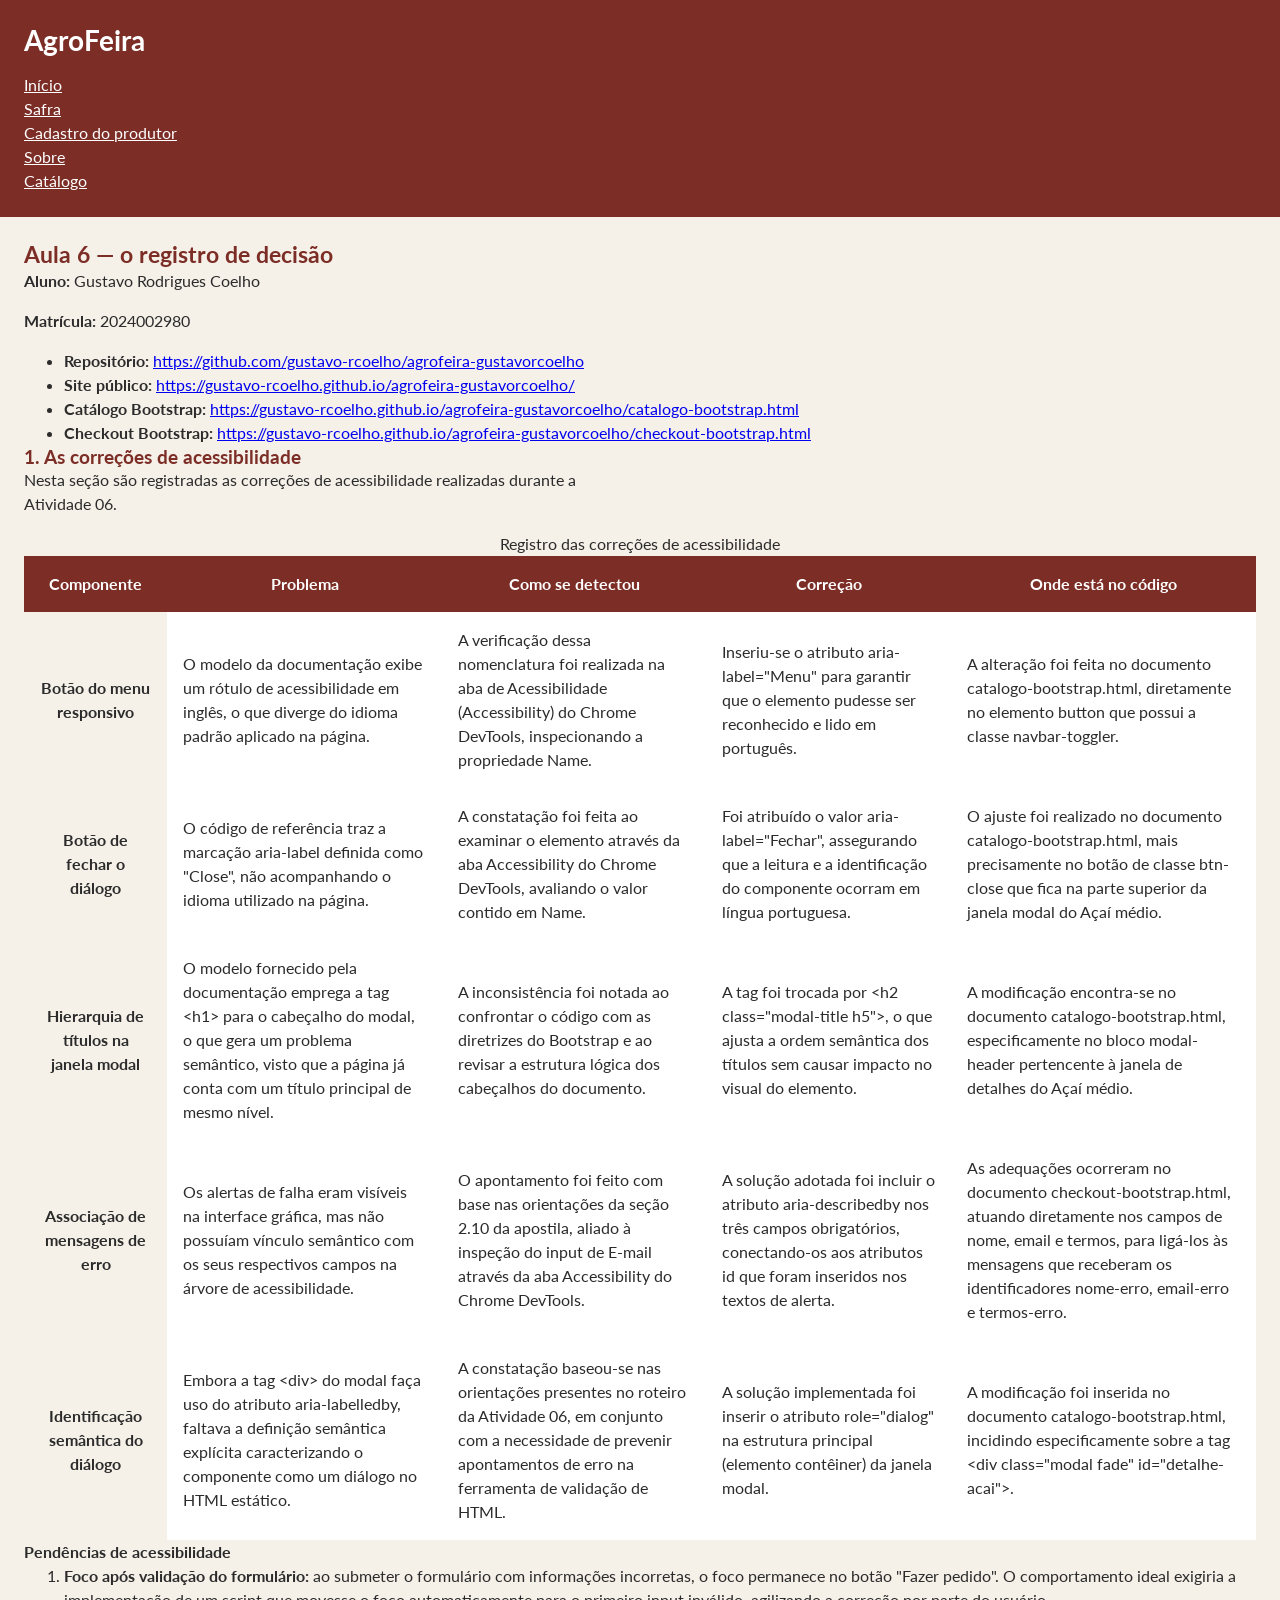
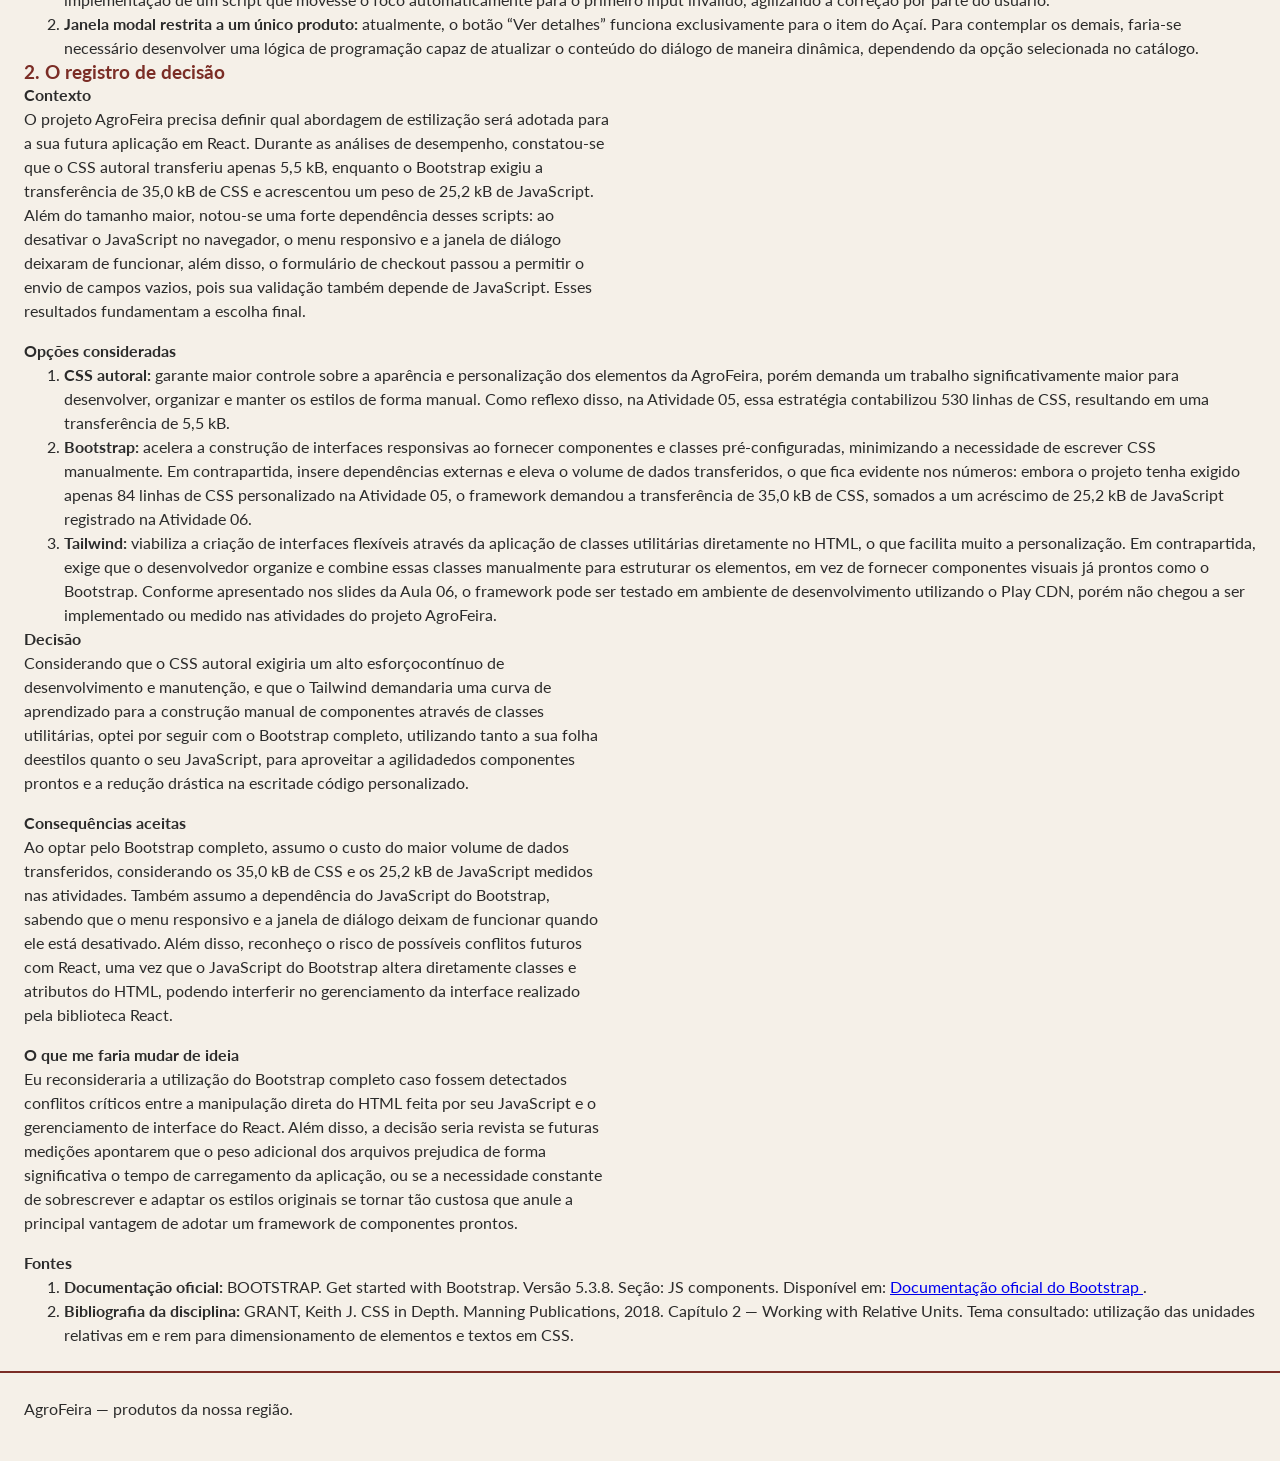
<file: decisao.html>
<!DOCTYPE html>
<html lang="pt-BR">
<head>
    <meta charset="UTF-8">
    <meta name="viewport" content="width=device-width, initial-scale=1.0">
    <title>Atividade 06 — Registro de Decisão — Gustavo Rodrigues Coelho</title>

    <link rel="stylesheet" href="camadas.css">

    <link rel="preconnect" href="https://fonts.googleapis.com">
    <link rel="preconnect" href="https://fonts.gstatic.com" crossorigin>
    <link href="https://fonts.googleapis.com/css2?family=Lato:ital,wght@0,100;0,300;0,400;0,700;0,900;1,100;1,300;1,400;1,700;1,900&display=swap" rel="stylesheet">

    <link rel="stylesheet" href="reset.css">
    <link rel="stylesheet" href="tokens.css">
    <link rel="stylesheet" href="base.css">
    <link rel="stylesheet" href="componentes.css">
    <link rel="stylesheet" href="utilitarios.css">
</head>

<body>

    <a href="#conteudo" class="pular">Pular para o conteúdo principal</a>

    <header class="cabecalho-site">
        <h1>AgroFeira</h1>

        <nav aria-label="Principal" class="menu">
            <ul>
                <li><a href="index.html">Início</a></li>
                <li><a href="safra.html">Safra</a></li>
                <li><a href="cadastro-produtor.html">Cadastro do produtor</a></li>
                <li><a href="sobre.html">Sobre</a></li>
                <li><a href="catalogo.html">Catálogo</a></li>
            </ul>
        </nav>
    </header>

    <main id="conteudo">
        <h2>Aula 6 — o registro de decisão</h2>
        <p><strong>Aluno:</strong> Gustavo Rodrigues Coelho</p>
        <p><strong>Matrícula:</strong> 2024002980</p>

        <ul>
            <li>
                <strong>Repositório:</strong>
                <a href="https://github.com/gustavo-rcoelho/agrofeira-gustavorcoelho">
                    https://github.com/gustavo-rcoelho/agrofeira-gustavorcoelho
                </a>
            </li>
            <li>
                <strong>Site público:</strong>
                <a href="https://gustavo-rcoelho.github.io/agrofeira-gustavorcoelho/">
                    https://gustavo-rcoelho.github.io/agrofeira-gustavorcoelho/
                </a>
            </li>
            <li>
                <strong>Catálogo Bootstrap:</strong>
                <a href="https://gustavo-rcoelho.github.io/agrofeira-gustavorcoelho/catalogo-bootstrap.html">
                    https://gustavo-rcoelho.github.io/agrofeira-gustavorcoelho/catalogo-bootstrap.html
                </a>
            </li>
            <li>
                <strong>Checkout Bootstrap:</strong>
                <a href="https://gustavo-rcoelho.github.io/agrofeira-gustavorcoelho/checkout-bootstrap.html">
                    https://gustavo-rcoelho.github.io/agrofeira-gustavorcoelho/checkout-bootstrap.html
                </a>
            </li>
        </ul>
        <section>
            <h3>1. As correções de acessibilidade</h3>

            <p>
                Nesta seção são registradas as correções de
                acessibilidade realizadas durante a Atividade 06.
            </p>

            <table class="tabela-safra">
                <caption>Registro das correções de acessibilidade</caption>

                <thead>
                    <tr>
                        <th scope="col">Componente</th>
                        <th scope="col">Problema</th>
                        <th scope="col">Como se detectou</th>
                        <th scope="col">Correção</th>
                        <th scope="col">Onde está no código</th>
                    </tr>
                </thead>

                <tbody>
                    <tr>
                        <th scope="row">Botão do menu responsivo</th>
                        <td>
                            O modelo da documentação exibe um rótulo de acessibilidade em inglês, 
                            o que diverge do idioma padrão aplicado na página.
                        </td>
                        <td>
                            A verificação dessa nomenclatura foi realizada na aba de Acessibilidade (Accessibility) do 
                            Chrome DevTools, inspecionando a propriedade Name.
                        </td>
                        <td>
                            Inseriu-se o atributo aria-label="Menu" para garantir que o elemento pudesse ser reconhecido 
                            e lido em português.
                        </td>
                        <td>
                            A alteração foi feita no documento catalogo-bootstrap.html, diretamente no elemento button 
                            que possui a classe navbar-toggler.
                        </td>
                    </tr>
                    <tr>
                        <th scope="row">Botão de fechar o diálogo</th>
                        <td>
                            O código de referência traz a marcação aria-label definida como "Close", não acompanhando o 
                            idioma utilizado na página.
                        </td>
                        <td>
                            A constatação foi feita ao examinar o elemento através da aba Accessibility do Chrome DevTools, 
                            avaliando o valor contido em Name.
                        </td>
                        <td>
                            Foi atribuído o valor aria-label="Fechar", assegurando que a leitura e a identificação do 
                            componente ocorram em língua portuguesa.
                        </td>
                        <td>
                            O ajuste foi realizado no documento catalogo-bootstrap.html, mais precisamente no botão de 
                            classe btn-close que fica na parte superior da janela modal do Açaí médio.
                        </td>
                    </tr>
                    <tr>
                        <th scope="row">Hierarquia de títulos na janela modal</th>
                        <td>
                            O modelo fornecido pela documentação emprega a tag &lt;h1&gt; para o cabeçalho do modal, 
                            o que gera um problema semântico, visto que a página já conta com um título principal de 
                            mesmo nível.
                        </td>
                        <td>
                            A inconsistência foi notada ao confrontar o código com as diretrizes do Bootstrap e ao 
                            revisar a estrutura lógica dos cabeçalhos do documento.
                        </td>
                        <td>
                            A tag foi trocada por &lt;h2 class="modal-title h5"&gt;, o que ajusta a ordem semântica 
                            dos títulos sem causar impacto no visual do elemento.
                        </td>
                        <td>
                            A modificação encontra-se no documento catalogo-bootstrap.html, especificamente no bloco 
                            modal-header pertencente à janela de detalhes do Açaí médio.
                        </td>
                    </tr>
                    <tr>
                        <th scope="row">Associação de mensagens de erro</th>
                        <td>
                            Os alertas de falha eram visíveis na interface gráfica, mas não possuíam vínculo semântico 
                            com os seus respectivos campos na árvore de acessibilidade.
                        </td>
                        <td>
                            O apontamento foi feito com base nas orientações da seção 2.10 da apostila, aliado à inspeção 
                            do input de E-mail através da aba Accessibility do Chrome DevTools.
                        </td>
                        <td>
                            A solução adotada foi incluir o atributo aria-describedby nos três campos obrigatórios, 
                            conectando-os aos atributos id que foram inseridos nos textos de alerta.
                        </td>
                        <td>
                            As adequações ocorreram no documento checkout-bootstrap.html, atuando diretamente nos campos 
                            de nome, email e termos, para ligá-los às mensagens que receberam os identificadores nome-erro, 
                            email-erro e termos-erro.
                        </td>
                    </tr>
                    <tr>
                        <th scope="row">Identificação semântica do diálogo</th>
                        <td>
                            Embora a tag &lt;div&gt; do modal faça uso do atributo aria-labelledby, faltava a definição 
                            semântica explícita caracterizando o componente como um diálogo no HTML estático.
                        </td>
                        <td>
                            A constatação baseou-se nas orientações presentes no roteiro da Atividade 06, em conjunto 
                            com a necessidade de prevenir apontamentos de erro na ferramenta de validação de HTML.
                        </td>
                        <td>
                            A solução implementada foi inserir o atributo role="dialog" na estrutura principal 
                            (elemento contêiner) da janela modal.
                        </td>
                        <td>
                            A modificação foi inserida no documento catalogo-bootstrap.html, incidindo especificamente 
                            sobre a tag &lt;div class="modal fade" id="detalhe-acai"&gt;.
                        </td>
                    </tr>
                </tbody>
            </table>
            <h4>Pendências de acessibilidade</h4>

            <ol>
                <li>
                    <strong>Foco após validação do formulário:</strong> ao submeter o formulário com 
                    informações incorretas, o foco permanece no botão "Fazer pedido". O comportamento 
                    ideal exigiria a implementação de um script que movesse o foco automaticamente 
                    para o primeiro input inválido, agilizando a correção por parte do usuário.
                </li>
                <li>
                    <strong>Janela modal restrita a um único produto:</strong> atualmente, o botão 
                    “Ver detalhes” funciona exclusivamente para o item do Açaí. Para contemplar os 
                    demais, faria-se necessário desenvolver uma lógica de programação capaz de atualizar 
                    o conteúdo do diálogo de maneira dinâmica, dependendo da opção selecionada no catálogo.
                </li>
            </ol>
        </section>
        <section>
            <h3>2. O registro de decisão</h3>

            <h4>Contexto</h4>

            <p>
                O projeto AgroFeira precisa definir qual abordagem de estilização será adotada para a sua futura aplicação em React. Durante as análises de desempenho, constatou-se que  o CSS autoral transferiu apenas 5,5 kB, enquanto o Bootstrap exigiu a transferência de 35,0 kB de CSS e acrescentou um peso de 25,2 kB de JavaScript. Além do tamanho maior, notou-se uma forte dependência desses scripts: ao desativar o JavaScript no  navegador, o menu responsivo e a janela de diálogo deixaram de funcionar, além disso, o formulário de checkout passou a permitir o envio de campos vazios, pois sua validação também depende de JavaScript. Esses resultados fundamentam a escolha final.
            </p>

            <h4>Opções consideradas</h4>

            <ol>
                <li>
                    <strong>CSS autoral:</strong> garante maior controle sobre a aparência e personalização dos elementos da AgroFeira, porém demanda um trabalho significativamente maior para desenvolver, organizar e manter os estilos de forma manual. Como reflexo disso, na Atividade 05, essa estratégia contabilizou 530 linhas de CSS, resultando em uma transferência de 5,5 kB.
                </li>

                <li>
                    <strong>Bootstrap:</strong> acelera a construção de interfaces responsivas ao fornecer componentes e classes pré-configuradas, minimizando a necessidade de escrever CSS manualmente. Em contrapartida, insere dependências externas e eleva o volume de dados transferidos, o que fica evidente nos números: embora o projeto tenha exigido apenas 84 linhas de CSS personalizado na Atividade 05, o framework demandou a transferência de 35,0 kB de CSS, somados a um acréscimo de 25,2 kB de JavaScript registrado na Atividade 06.
                </li>

                <li>
                    <strong>Tailwind:</strong> viabiliza a criação de interfaces flexíveis através da aplicação de classes utilitárias diretamente no HTML, o que facilita muito a personalização. Em contrapartida, exige que o desenvolvedor organize e combine essas classes manualmente para estruturar os elementos, em vez de fornecer componentes visuais já prontos como o Bootstrap. Conforme apresentado nos slides da Aula 06, o framework pode ser testado em ambiente de desenvolvimento utilizando o Play CDN, porém não chegou a ser implementado ou medido nas atividades do projeto AgroFeira.
                </li>
            </ol>

            <h4>Decisão</h4>

            <p>
                Considerando que o CSS autoral exigiria um alto esforçocontínuo de desenvolvimento e manutenção, e que o Tailwind demandaria uma curva de aprendizado para a construção manual de componentes através de classes utilitárias, optei por seguir com o Bootstrap completo, utilizando tanto a sua folha deestilos quanto o seu JavaScript, para aproveitar a agilidadedos componentes prontos e a redução drástica na escritade código personalizado.
            </p>

            <h4>Consequências aceitas</h4>

            <p>
                Ao optar pelo Bootstrap completo, assumo o custo do maior volume de dados transferidos, considerando os 35,0 kB de CSS e os 25,2 kB de JavaScript medidos nas atividades. Também assumo a dependência do JavaScript do Bootstrap, sabendo que o menu responsivo e a janela de diálogo deixam de funcionar quando ele está desativado. Além disso, reconheço o risco de possíveis conflitos futuros com React, uma vez que o JavaScript do Bootstrap altera diretamente classes e atributos do HTML, podendo interferir no gerenciamento da interface realizado pela biblioteca React.
            </p>

            <h4>O que me faria mudar de ideia</h4>

            <p>
                Eu reconsideraria a utilização do Bootstrap completo caso fossem detectados conflitos críticos entre a manipulação direta do HTML feita por seu JavaScript e o gerenciamento de interface do React. Além disso, a decisão seria revista se futuras medições apontarem que o peso adicional dos arquivos prejudica de forma significativa o tempo de carregamento da aplicação, ou se a necessidade constante de sobrescrever e adaptar os estilos originais se tornar tão custosa que anule a principal vantagem de adotar um framework de componentes prontos.
            </p>
            <h4>Fontes</h4>

            <ol>
                <li>
                    <strong>Documentação oficial:</strong>
                    BOOTSTRAP. Get started with Bootstrap.
                    Versão 5.3.8. Seção: JS components.
                    Disponível em:
                    <a href="https://getbootstrap.com/docs/5.3/getting-started/introduction/#js-components">
                        Documentação oficial do Bootstrap
                    </a>.
                </li>

                <li>
                    <strong>Bibliografia da disciplina:</strong>
                    GRANT, Keith J. CSS in Depth. Manning Publications, 2018.
                    Capítulo 2 — Working with Relative Units.
                    Tema consultado: utilização das unidades relativas em e rem
                    para dimensionamento de elementos e textos em CSS.
                </li>
            </ol>
        </section>
    </main>

    <footer class="rodape-site">
        <p>AgroFeira — produtos da nossa região.</p>
    </footer>

</body>
</html>
</file>
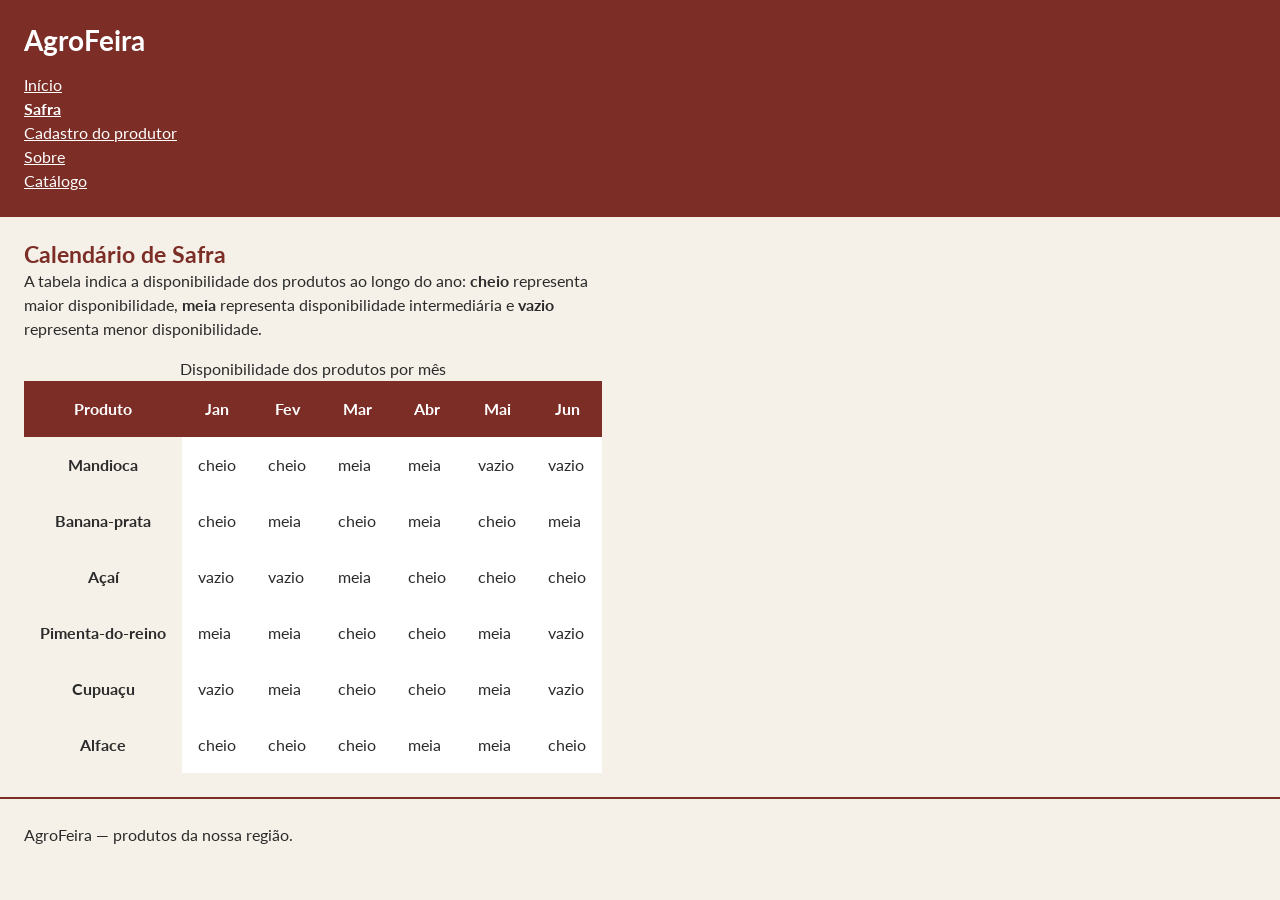
<file: safra.html>
<!DOCTYPE html>
<html lang="pt-BR">
<head>
    <meta charset="UTF-8">
    <meta name="viewport" content="width=device-width, initial-scale=1.0">
    <title>Safra — AgroFeira</title>

    <link rel="stylesheet" href="camadas.css">

    <link rel="preconnect" href="https://fonts.googleapis.com">
    <link rel="preconnect" href="https://fonts.gstatic.com" crossorigin>
    <link href="https://fonts.googleapis.com/css2?family=Lato:ital,wght@0,100;0,300;0,400;0,700;0,900;1,100;1,300;1,400;1,700;1,900&display=swap" rel="stylesheet">

    <link rel="stylesheet" href="reset.css">
    <link rel="stylesheet" href="tokens.css">
    <link rel="stylesheet" href="base.css">
    <link rel="stylesheet" href="componentes.css">
    <link rel="stylesheet" href="utilitarios.css">
</head>

<body>

    <a href="#conteudo" class="pular">Pular para o conteúdo principal</a>

    <header class="cabecalho-site">
        <h1>AgroFeira</h1>

        <nav aria-label="Principal" class="menu">
            <ul>
                <li><a href="index.html">Início</a></li>
                <li><a href="safra.html" aria-current="page">Safra</a></li>
                <li><a href="cadastro-produtor.html">Cadastro do produtor</a></li>
                <li><a href="sobre.html">Sobre</a></li>
                <li><a href="catalogo.html">Catálogo</a></li>
            </ul>
        </nav>
    </header>

    <main id="conteudo">
        <h2 id="tabela-safra">Calendário de Safra</h2>

        <p>
            A tabela indica a disponibilidade dos produtos ao longo do ano:
            <strong>cheio</strong> representa maior disponibilidade,
            <strong>meia</strong> representa disponibilidade intermediária
            e <strong>vazio</strong> representa menor disponibilidade.
        </p>

        <table class="tabela-safra">
            <caption>
                Disponibilidade dos produtos por mês
            </caption>

            <thead>
                <tr>
                    <th scope="col">Produto</th>
                    <th scope="col">Jan</th>
                    <th scope="col">Fev</th>
                    <th scope="col">Mar</th>
                    <th scope="col">Abr</th>
                    <th scope="col">Mai</th>
                    <th scope="col">Jun</th>
                </tr>
            </thead>

            <tbody>
                <tr>
                    <th scope="row">Mandioca</th>
                    <td>cheio</td>
                    <td>cheio</td>
                    <td>meia</td>
                    <td>meia</td>
                    <td>vazio</td>
                    <td>vazio</td>
                </tr>

                <tr>
                    <th scope="row">Banana-prata</th>
                    <td>cheio</td>
                    <td>meia</td>
                    <td>cheio</td>
                    <td>meia</td>
                    <td>cheio</td>
                    <td>meia</td>
                </tr>

                <tr>
                    <th scope="row">Açaí</th>
                    <td>vazio</td>
                    <td>vazio</td>
                    <td>meia</td>
                    <td>cheio</td>
                    <td>cheio</td>
                    <td>cheio</td>
                </tr>

                <tr>
                    <th scope="row">Pimenta-do-reino</th>
                    <td>meia</td>
                    <td>meia</td>
                    <td>cheio</td>
                    <td>cheio</td>
                    <td>meia</td>
                    <td>vazio</td>
                </tr>

                <tr>
                    <th scope="row">Cupuaçu</th>
                    <td>vazio</td>
                    <td>meia</td>
                    <td>cheio</td>
                    <td>cheio</td>
                    <td>meia</td>
                    <td>vazio</td>
                </tr>

                <tr>
                    <th scope="row">Alface</th>
                    <td>cheio</td>
                    <td>cheio</td>
                    <td>cheio</td>
                    <td>meia</td>
                    <td>meia</td>
                    <td>cheio</td>
                </tr>
            </tbody>
        </table>
    </main>

    <footer class="rodape-site">
        <p>AgroFeira — produtos da nossa região.</p>
    </footer>

</body>
</html>
</file>
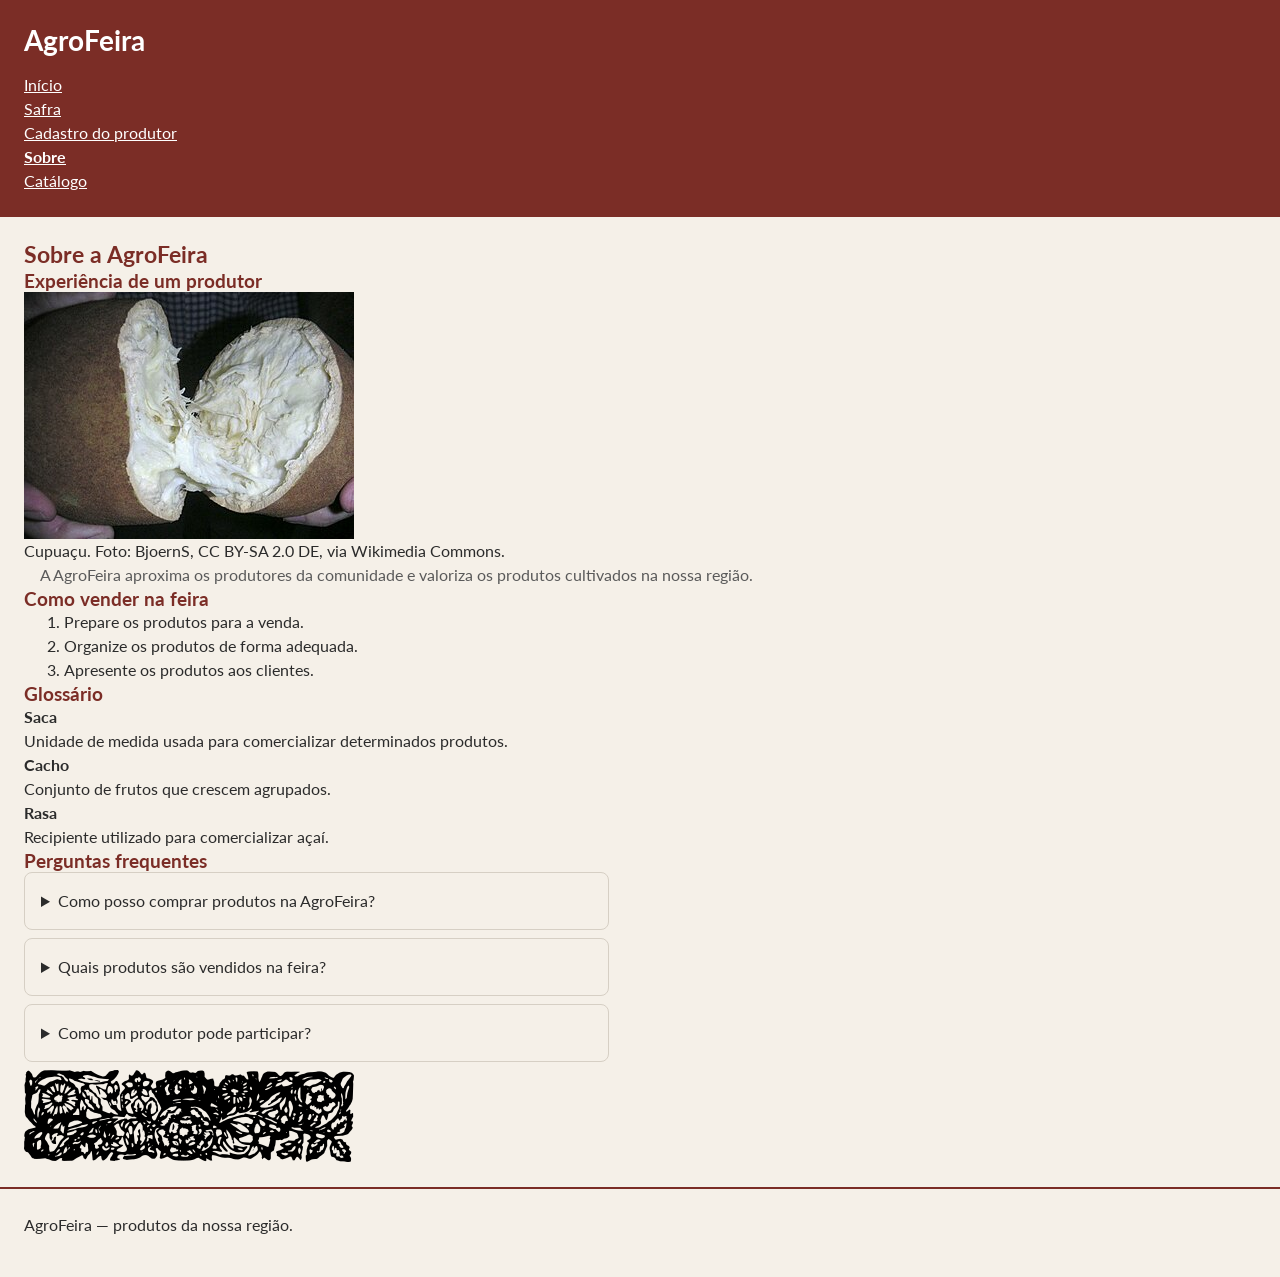
<file: sobre.html>
<!DOCTYPE html>
<html lang="pt-BR">
<head>
    <meta charset="UTF-8">
    <meta name="viewport" content="width=device-width, initial-scale=1.0">
    <title>Sobre — AgroFeira</title>

    <link rel="stylesheet" href="camadas.css">

    <link rel="preconnect" href="https://fonts.googleapis.com">
    <link rel="preconnect" href="https://fonts.gstatic.com" crossorigin>
    <link href="https://fonts.googleapis.com/css2?family=Lato:ital,wght@0,100;0,300;0,400;0,700;0,900;1,100;1,300;1,400;1,700;1,900&display=swap" rel="stylesheet">

    <link rel="stylesheet" href="reset.css">
    <link rel="stylesheet" href="tokens.css">
    <link rel="stylesheet" href="base.css">
    <link rel="stylesheet" href="componentes.css">
    <link rel="stylesheet" href="utilitarios.css">
</head>

<body>

    <a href="#conteudo" class="pular">Pular para o conteúdo principal</a>

    <header class="cabecalho-site">
        <h1>AgroFeira</h1>

        <nav aria-label="Principal" class="menu">
            <ul>
                <li><a href="index.html">Início</a></li>
                <li><a href="safra.html">Safra</a></li>
                <li><a href="cadastro-produtor.html">Cadastro do produtor</a></li>
                <li><a href="sobre.html" aria-current="page">Sobre</a></li>
                <li><a href="catalogo.html">Catálogo</a></li>
            </ul>
        </nav>
    </header>

    <main id="conteudo">
        <h2 id="sobre">Sobre a AgroFeira</h2>

        <article>
            <h3>Experiência de um produtor</h3>

            <figure>
                <img
                    src="cupuacu.jpg"
                    alt="Cupuaçu maduro sobre uma superfície"
                    width="330"
                    height="247"
                    loading="lazy"
                >

                <figcaption>
                    Cupuaçu.
                    Foto: BjoernS, CC BY-SA 2.0 DE, via Wikimedia Commons.
                </figcaption>
            </figure>

            <blockquote>
                A AgroFeira aproxima os produtores da comunidade e valoriza
                os produtos cultivados na nossa região.
            </blockquote>
        </article>

        <h3>Como vender na feira</h3>

        <ol>
            <li>Prepare os produtos para a venda.</li>
            <li>Organize os produtos de forma adequada.</li>
            <li>Apresente os produtos aos clientes.</li>
        </ol>

        <h3>Glossário</h3>

        <dl>
            <dt>Saca</dt>
            <dd>Unidade de medida usada para comercializar determinados produtos.</dd>

            <dt>Cacho</dt>
            <dd>Conjunto de frutos que crescem agrupados.</dd>

            <dt>Rasa</dt>
            <dd>Recipiente utilizado para comercializar açaí.</dd>
        </dl>

        <h3>Perguntas frequentes</h3>

        <details name="faq" class="pergunta">
            <summary>Como posso comprar produtos na AgroFeira?</summary>
            <p>Você pode visitar a feira e escolher os produtos diretamente com os produtores.</p>
        </details>

        <details name="faq" class="pergunta">
            <summary>Quais produtos são vendidos na feira?</summary>
            <p>A feira oferece produtos como mandioca, banana-prata, açaí, pimenta-do-reino, cupuaçu e alface.</p>
        </details>

        <details name="faq" class="pergunta">
            <summary>Como um produtor pode participar?</summary>
            <p>O produtor pode preencher o cadastro disponível na página de cadastro do produtor.</p>
        </details>
        <img src="enfeite.png" alt="">
    </main>

    <footer class="rodape-site">
        <p>AgroFeira — produtos da nossa região.</p>
    </footer>

</body>
</html>
</file>
<file: camadas.css>
@layer reset, base, componentes, utilitarios;
</file>
<file: tokens.css>
@layer base {
:root {
    
    /* Cores */
    --cor-fundo: #F5F0E8;
    --cor-superficie: #FFFFFF;
    --cor-foco: #A67800;
    --cor-marca-forte: #54201B;
    
    /* 13,1:1 — texto sobre fundo — AAA */
    /* 14,0:1:1 — texto sobre superfície — AAA */
    --cor-texto: #2B2B2B;

    /* 6,3:1 — texto suave sobre fundo — AA */
    --cor-texto-suave: #5A5A5A;

    /* 7,8:1 — marca sobre fundo — AAA */
    --cor-marca: #7B2D26;
    --cor-marca-rgb: 123, 45, 38; /* Cópia RGB de --cor-marca */
    --cor-marca-forte-rgb: 84, 32, 27; /* Cópia RGB de --cor-marca-forte */

    /* 9,5:1 — texto sobre marca — AAA */
    --cor-sobre-marca: #FFFFFF;
    --cor-borda: #D6CFC4;

    /* Fontes */
    --fonte-texto: Lato, sans-serif;
    --fonte-titulo: Lato, sans-serif;

    /* Escala modular: multiplicador 1.2 */
    --tamanho-texto: 1rem;
    --tamanho-h3: 1.2rem;
    --tamanho-h2: 1.44rem;
    --tamanho-h1: 1.728rem;

    /* Espaçamentos */
    --espaco-1: 0.5rem;
    --espaco-2: 1rem;
    --espaco-3: 1.5rem;
    --espaco-4: 2rem;

    /* Outros */
    --raio: 8px;
    --sombra: 0 2px 6px rgb(0 0 0 / 0.15);
}

@media (prefers-color-scheme: dark) {
    :root {
        color-scheme: dark;

        --cor-fundo: #1C1917;
        --cor-superficie: #292524;
        --cor-texto: #F5F5F4;
        --cor-texto-suave: #D6D3D1;
        --cor-marca: #E7A39B;
        --cor-sobre-marca: #292524;
        --cor-borda: #57534E;

        --cor-foco: #FBBF24;
        --cor-marca-forte: #F5C2BB;
        --cor-marca-rgb: 231, 163, 155; /* Cópia RGB de --cor-marca */
        --cor-marca-forte-rgb: 245, 194, 187; /* Cópia RGB de --cor-marca-forte */
    }
}
}
</file>
<file: base.css>
@layer base {
    body {
        background-color: var(--cor-fundo);
        color: var(--cor-texto);
        font-family: var(--fonte-texto);
        font-size: var(--tamanho-texto);
        line-height: 1.5;
    }

    main,
    aside {
        padding: var(--espaco-3);
    }

    h1,
    h2,
    h3 {
        font-family: var(--fonte-titulo);
        line-height: 1.2;
    }

    h2,
    h3 {
        color: var(--cor-marca);
    }

    h1 {
        font-size: var(--tamanho-h1);
    }

    h2 {
        font-size: var(--tamanho-h2);
    }

    h3 {
        font-size: var(--tamanho-h3);
    }

    p {
        max-width: 65ch;
        margin-bottom: var(--espaco-2);
    }

    blockquote {
        color: var(--cor-texto-suave);
        padding-left: var(--espaco-2);
    }

    dl dt {
        font-weight: bold;
    }

    /* Acessibilidade — foco visível */
    :focus-visible {
        outline: 3px solid var(--cor-foco);
        outline-offset: 3px;
    }

    /* Acessibilidade — link para pular ao conteúdo */
    .pular {
        position: absolute;
        top: 0;
        left: 0;
        z-index: 1000;
        padding: var(--espaco-2);
        background-color: var(--cor-marca);
        color: var(--cor-sobre-marca);
        transform: translateY(-150%);
    }

    .pular:focus {
        transform: translateY(0);
    }

    /* Catálogo — estrutura da página */
    .pagina-catalogo {
        display: grid;
        grid-template-columns: 1fr;
        grid-template-areas:
            "cabecalho"
            "menu"
            "conteudo"
            "lateral"
            "rodape";
    }

    .pagina-catalogo > .cabecalho-site {
        grid-area: cabecalho;
    }

    .pagina-catalogo > nav[aria-label="Principal"] {
        grid-area: menu;
    }

    .pagina-catalogo > main {
        grid-area: conteudo;
        min-width: 0;
    }

    .pagina-catalogo > aside.lateral {
        grid-area: lateral;
        min-width: 0;
    }

    .pagina-catalogo > .rodape-site {
        grid-area: rodape;
    }

    @media (min-width: 70rem) {
        .pagina-catalogo {
            grid-template-columns: 12rem minmax(0, 1fr) 16rem;
            grid-template-areas:
                "cabecalho cabecalho cabecalho"
                "menu conteudo lateral"
                "rodape rodape rodape";
        }

        .pagina-catalogo > .cabecalho-site,
        .pagina-catalogo > .rodape-site {
            grid-column: 1 / -1;
        }

        .pagina-catalogo > nav[aria-label="Principal"] {
            align-self: start;
        }

        .pagina-catalogo > nav[aria-label="Principal"] .menu {
            display: flex;
            flex-direction: column;
            gap: var(--espaco-2);
        }
    }
}
</file>
<file: componentes.css>
@layer componentes {
    /* Cabeçalho e menu */
    .cabecalho-site {
        background-color: var(--cor-marca);
        color: var(--cor-sobre-marca);
        padding: var(--espaco-3);
    }

    .menu ul {
        list-style: none;
        padding: 0;
        margin: var(--espaco-2) 0 0;
    }

    .menu a {
        color: var(--cor-sobre-marca);
    }

    .menu [aria-current="page"] {
        font-weight: bold;
    }

    .rodape-site {
        border-top: 2px solid var(--cor-marca);
        color: var(--cor-texto-suave);
        padding: var(--espaco-3);
    }

    /* Produtos */
    .lista-produtos {
        list-style: none;
        padding: 0;
    }

    .cartao-produto {
        background-color: var(--cor-superficie);
        border: 1px solid var(--cor-borda);
        border-radius: var(--raio);
        box-shadow: var(--sombra);
        padding: var(--espaco-2);
        margin-bottom: var(--espaco-2);
        max-width: 40rem;
    }

    .figura-destaque figcaption {
        color: var(--cor-texto-suave);
        margin-top: var(--espaco-1);
    }

    /* Busca e botões */
    .busca input {
        border: 1px solid var(--cor-borda);
        border-radius: var(--raio);
        padding: 0.5em;
        background-color: var(--cor-superficie);
    }

    .busca button,
    form button {
        background-color: var(--cor-marca);
        color: var(--cor-sobre-marca);
        border: 0;
        border-radius: var(--raio);
        padding: 0.5em 1em;
    }

    .pagina-catalogo .cartao-produto button {
        background-color: var(--cor-marca);
        color: var(--cor-sobre-marca);
        border: 0;
        border-radius: var(--raio);
        padding: 0.5em 1em;
        font: inherit;
        cursor: pointer;
    }

    @media (prefers-color-scheme: dark) {
        .pagina-catalogo .cartao-produto button {
            background-color: #E7A39B;
            color: #292524;
        }
    }

    .busca button:hover,
    form button:hover,
    .pagina-catalogo .barra-categorias button:hover {
        background-color: var(--cor-marca-forte);
    }

    /* Avisos e tabelas */
    .aviso {
        background-color: var(--cor-superficie);
        border: 2px solid var(--cor-marca);
        border-radius: var(--raio);
        padding: var(--espaco-2);
        max-width: 65ch;
    }

    .tabela-safra {
        border-collapse: collapse;
    }

    .tabela-safra th,
    .tabela-safra td {
        padding: var(--espaco-2);
    }

    .tabela-safra thead th {
        background-color: var(--cor-marca);
        color: var(--cor-sobre-marca);
    }

    .tabela-safra tbody td {
        background-color: var(--cor-superficie);
    }

    /* Formulário de cadastro */
    .formulario-cadastro fieldset {
        border: 1px solid var(--cor-borda);
        border-radius: var(--raio);
        padding: var(--espaco-2);
        margin-bottom: var(--espaco-3);
    }

    .formulario-cadastro legend {
        font-weight: bold;
        color: var(--cor-marca);
    }

    .formulario-cadastro input[type="text"],
    .formulario-cadastro input[type="email"],
    .formulario-cadastro input[type="tel"],
    .formulario-cadastro input[type="number"],
    .formulario-cadastro input[type="date"],
    .formulario-cadastro select,
    .formulario-cadastro textarea {
        border: 1px solid var(--cor-borda);
        border-radius: var(--raio);
        padding: 0.5em;
        background-color: var(--cor-superficie);
    }

    .formulario-cadastro input[type="radio"],
    .formulario-cadastro input[type="checkbox"] {
        margin-right: var(--espaco-1);
    }

    .pergunta {
        border: 1px solid var(--cor-borda);
        border-radius: var(--raio);
        padding: var(--espaco-2);
        margin-bottom: var(--espaco-1);
        max-width: 65ch;
    }

    /* Catálogo — grade de produtos */
    .pagina-catalogo .lista-produtos {
        display: grid;
        grid-template-columns: repeat(auto-fit, minmax(12rem, 1fr));
        gap: var(--espaco-2);
    }

    .pagina-catalogo .lista-produtos .destaque {
        grid-column: 1 / -1;
    }

    .pagina-catalogo .cartao-produto {
        width: 100%;
        max-width: none;
        margin-bottom: 0;
        container-type: inline-size;
    }

    .pagina-catalogo aside .lista-produtos {
        grid-template-columns: 1fr;
    }

    .pagina-catalogo aside .cartao-produto article {
        grid-template-columns: 1fr;
    }

    .pagina-catalogo aside .cartao-produto article img {
        grid-column: 1;
        grid-row: auto;
    }

    .pagina-catalogo aside .cartao-produto article h3,
    .pagina-catalogo aside .cartao-produto article .produtor,
    .pagina-catalogo aside .cartao-produto article .preco,
    .pagina-catalogo aside .cartao-produto article button {
        grid-column: 1;
    }

    /* Catálogo — barra de categorias */
    .pagina-catalogo .barra-categorias {
        display: flex;
        flex-wrap: wrap;
        gap: var(--espaco-1);
        list-style: none;
        padding: 0;
        margin: 0 0 var(--espaco-3);
    }

    .pagina-catalogo .barra-categorias button {
        background-color: var(--cor-marca);
        color: var(--cor-sobre-marca);
        border: 0;
        border-radius: var(--raio);
        padding: 0.5em 1em;
        font: inherit;
        cursor: pointer;
    }

    /* Catálogo — imagens dos produtos */
    .pagina-catalogo .cartao-produto img {
        display: block;
        width: 100%;
        height: auto;
        border-radius: var(--raio);
    }

    /* Catálogo — conteúdo dos cartões */
    .pagina-catalogo .cartao-produto article {
        display: grid;
        gap: var(--espaco-1);
    }

    .pagina-catalogo .cartao-produto h3 {
        margin-top: var(--espaco-1);
    }

    .pagina-catalogo .cartao-produto .produtor {
        color: var(--cor-texto-suave);
    }

    .pagina-catalogo .cartao-produto .preco {
        font-weight: bold;
    }

    /* Container query — adapta o conteúdo à largura do cartão */
    @container (min-width: 30rem) {
        .pagina-catalogo .cartao-produto article {
            grid-template-columns: minmax(0, 1fr) minmax(0, 1fr);
            align-items: start;
            column-gap: var(--espaco-3);
        }

        .pagina-catalogo .cartao-produto article img {
            grid-column: 1;
            grid-row: 1 / span 4;
        }

        .pagina-catalogo .cartao-produto article h3,
        .pagina-catalogo .cartao-produto article .produtor,
        .pagina-catalogo .cartao-produto article .preco,
        .pagina-catalogo .cartao-produto article button {
            grid-column: 2;
        }
    }

    /* :has() — destaca o cartão com botão em foco pelo teclado */
    .pagina-catalogo .cartao-produto:has(button:focus-visible) {
        outline: 3px solid var(--cor-foco);
        outline-offset: 3px;
    }

        /* Casos de especificidade — atividade */
    .aviso strong {
        color: var(--cor-marca);
    }

    .busca label {
        color: var(--cor-marca);
    }

    label[for] {
        color: var(--cor-texto-suave);
    }

    .rodape-site {
        color: var(--cor-marca);
    }

    footer p {
        color: var(--cor-texto);
    }
}
</file>
<file: utilitarios.css>
@layer utilitarios {
}
</file>
